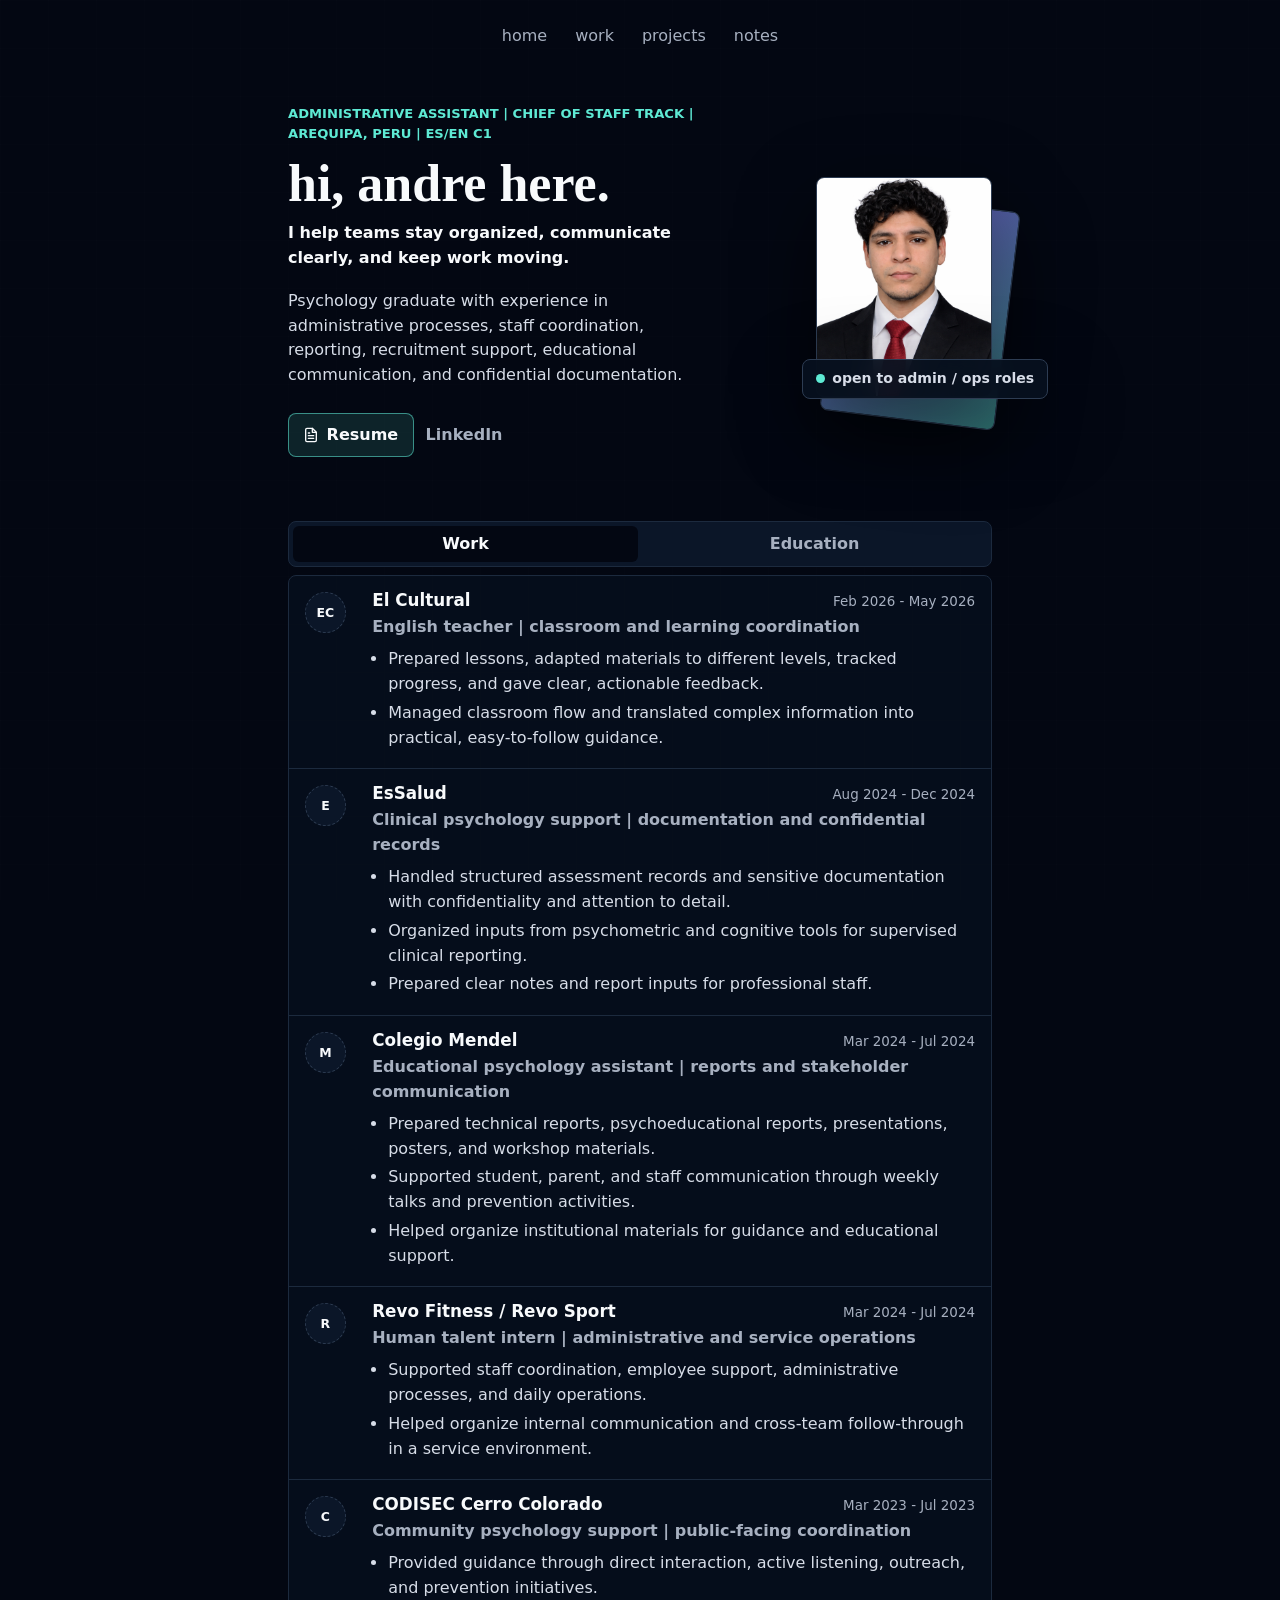
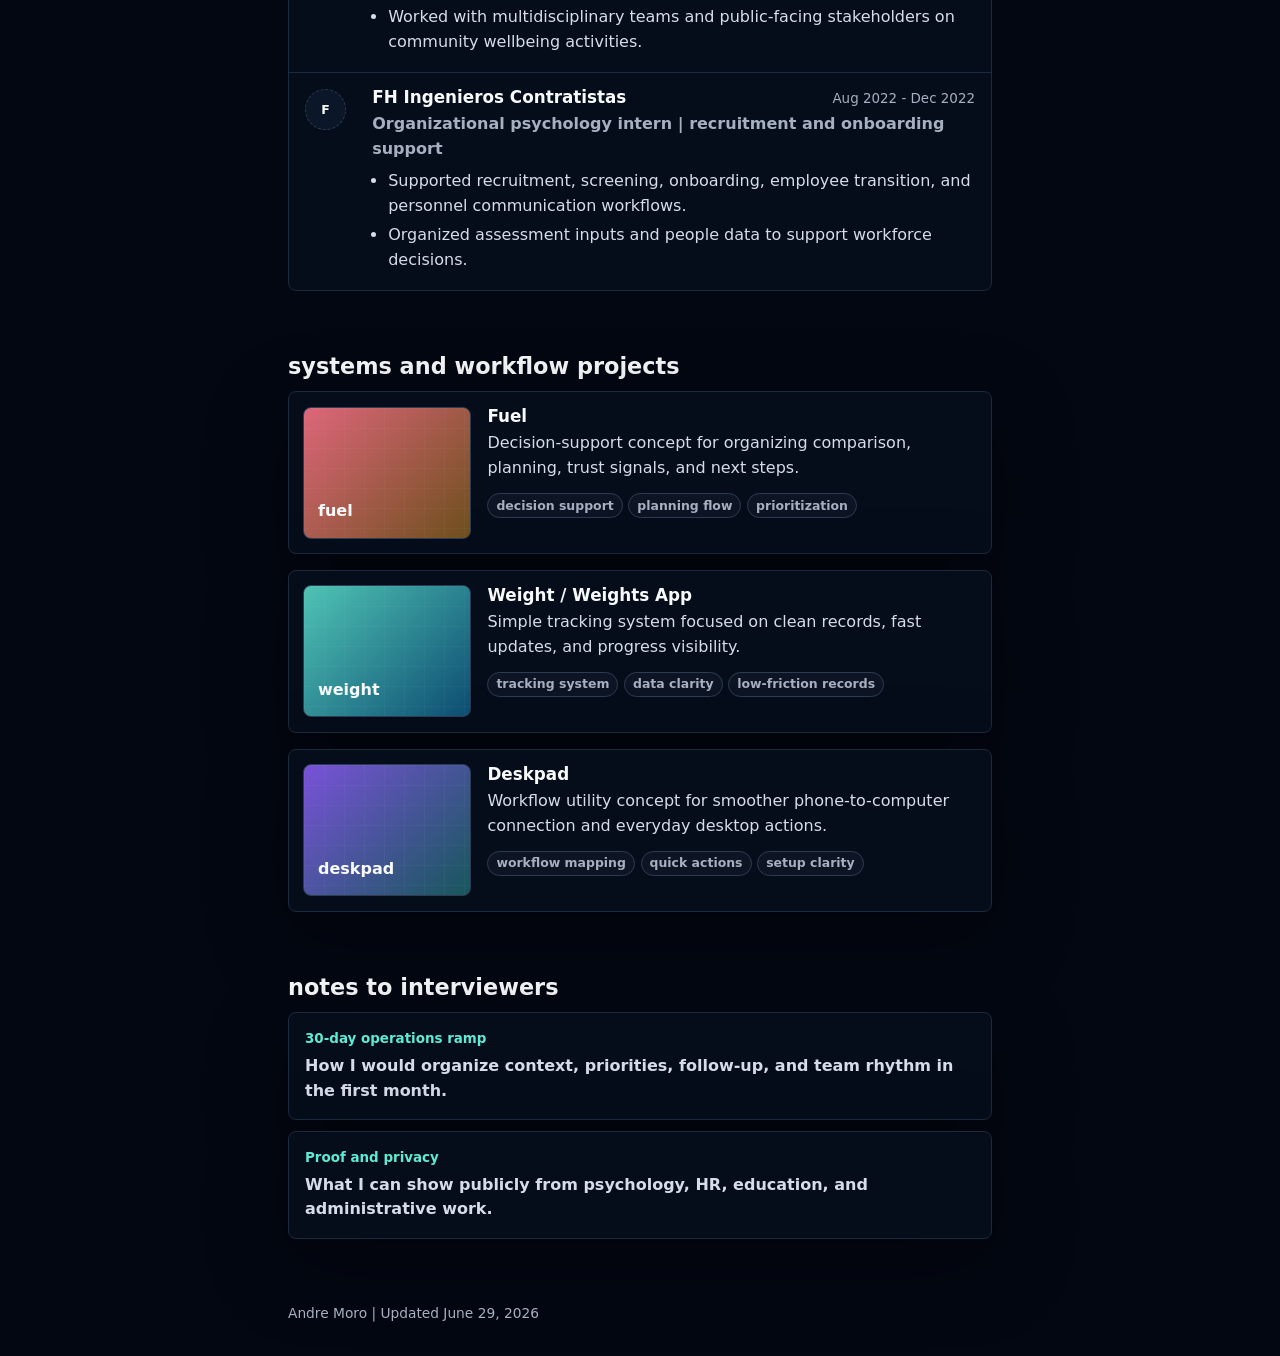
<file: index.html>
<!doctype html>
<html lang="en">
  <head>
    <meta charset="utf-8" />
    <meta name="viewport" content="width=device-width, initial-scale=1" />
    <title>Andre Moro | Administrative Assistant / Chief of Staff Track</title>
    <meta
      name="description"
      content="Andre Moro is an administrative and operations support candidate with a psychology background, reporting discipline, people operations exposure, and English C1."
    />
    <meta property="og:title" content="Andre Moro | Administrative Assistant / Chief of Staff Track" />
    <meta
      property="og:description"
      content="Administrative support, people operations, reporting, coordination, and clear follow-through for busy teams."
    />
    <meta property="og:image" content="assets/andre-moro-profile.png" />
    <link rel="stylesheet" href="styles.css" />
  </head>
  <body>
    <a class="skip-link" href="#main">Skip to content</a>

    <header class="topbar" aria-label="Primary navigation">
      <a href="#home" class="nav-link">home</a>
      <a href="#work" class="nav-link">work</a>
      <a href="#projects" class="nav-link">projects</a>
      <a href="#notes" class="nav-link">notes</a>
    </header>

    <main id="main" class="page-shell">
      <section class="intro" id="home" aria-labelledby="intro-title">
        <div class="intro-copy">
          <p class="tiny-label">Administrative Assistant | Chief of Staff Track | Arequipa, Peru | ES/EN C1</p>
          <h1 id="intro-title">hi, andre here.</h1>
          <p class="role-line">
            I help teams stay organized, communicate clearly, and keep work moving.
          </p>
          <p class="intro-text">
            Psychology graduate with experience in administrative processes, staff coordination, reporting, recruitment support, educational communication, and confidential documentation.
          </p>

          <div class="link-row" aria-label="Primary links">
            <a class="pill primary" href="docs/andre-moro-cv-admin-chief-of-staff.html">
              <svg class="button-icon" aria-hidden="true" viewBox="0 0 24 24" fill="none" stroke="currentColor" stroke-width="2" stroke-linecap="round" stroke-linejoin="round">
                <path d="M14 2H6a2 2 0 0 0-2 2v16a2 2 0 0 0 2 2h12a2 2 0 0 0 2-2V8z"></path>
                <path d="M14 2v6h6"></path>
                <path d="M16 13H8"></path>
                <path d="M16 17H8"></path>
                <path d="M10 9H8"></path>
              </svg>
              <span>Resume</span>
            </a>
            <a class="icon-link" href="https://pe.linkedin.com/in/a-moro">LinkedIn</a>
          </div>
        </div>

        <div class="visual-stack" aria-label="Portrait of Andre Moro">
          <div class="photo-card ghost-card"></div>
          <img
            class="photo-card main-card"
            src="assets/andre-moro-profile.png"
            alt="Portrait of Andre Moro"
          />
          <div class="status-card">
            <span class="status-dot" aria-hidden="true"></span>
            open to admin / ops roles
          </div>
        </div>
      </section>

      <section class="switch-section" id="work" aria-label="Work and education">
        <div class="segmented" role="tablist" aria-label="Background tabs">
          <button class="segment is-active" type="button" role="tab" aria-selected="true" aria-controls="panel-work" id="tab-work" data-tab="work">
            Work
          </button>
          <button class="segment" type="button" role="tab" aria-selected="false" aria-controls="panel-education" id="tab-education" data-tab="education">
            Education
          </button>
        </div>

        <div class="timeline-panel is-active" id="panel-work" role="tabpanel" aria-labelledby="tab-work" data-panel="work">
          <article class="timeline-item">
            <div class="logo-badge">EC</div>
            <div class="item-body">
              <div class="item-topline">
                <h3>El Cultural</h3>
                <span>Feb 2026 - May 2026</span>
              </div>
              <p class="item-role">English teacher | classroom and learning coordination</p>
              <ul>
                <li>Prepared lessons, adapted materials to different levels, tracked progress, and gave clear, actionable feedback.</li>
                <li>Managed classroom flow and translated complex information into practical, easy-to-follow guidance.</li>
              </ul>
            </div>
          </article>

          <article class="timeline-item">
            <div class="logo-badge">E</div>
            <div class="item-body">
              <div class="item-topline">
                <h3>EsSalud</h3>
                <span>Aug 2024 - Dec 2024</span>
              </div>
              <p class="item-role">Clinical psychology support | documentation and confidential records</p>
              <ul>
                <li>Handled structured assessment records and sensitive documentation with confidentiality and attention to detail.</li>
                <li>Organized inputs from psychometric and cognitive tools for supervised clinical reporting.</li>
                <li>Prepared clear notes and report inputs for professional staff.</li>
              </ul>
            </div>
          </article>

          <article class="timeline-item">
            <div class="logo-badge">M</div>
            <div class="item-body">
              <div class="item-topline">
                <h3>Colegio Mendel</h3>
                <span>Mar 2024 - Jul 2024</span>
              </div>
              <p class="item-role">Educational psychology assistant | reports and stakeholder communication</p>
              <ul>
                <li>Prepared technical reports, psychoeducational reports, presentations, posters, and workshop materials.</li>
                <li>Supported student, parent, and staff communication through weekly talks and prevention activities.</li>
                <li>Helped organize institutional materials for guidance and educational support.</li>
              </ul>
            </div>
          </article>

          <article class="timeline-item">
            <div class="logo-badge">R</div>
            <div class="item-body">
              <div class="item-topline">
                <h3>Revo Fitness / Revo Sport</h3>
                <span>Mar 2024 - Jul 2024</span>
              </div>
              <p class="item-role">Human talent intern | administrative and service operations</p>
              <ul>
                <li>Supported staff coordination, employee support, administrative processes, and daily operations.</li>
                <li>Helped organize internal communication and cross-team follow-through in a service environment.</li>
              </ul>
            </div>
          </article>

          <article class="timeline-item">
            <div class="logo-badge">C</div>
            <div class="item-body">
              <div class="item-topline">
                <h3>CODISEC Cerro Colorado</h3>
                <span>Mar 2023 - Jul 2023</span>
              </div>
              <p class="item-role">Community psychology support | public-facing coordination</p>
              <ul>
                <li>Provided guidance through direct interaction, active listening, outreach, and prevention initiatives.</li>
                <li>Worked with multidisciplinary teams and public-facing stakeholders on community wellbeing activities.</li>
              </ul>
            </div>
          </article>

          <article class="timeline-item">
            <div class="logo-badge">F</div>
            <div class="item-body">
              <div class="item-topline">
                <h3>FH Ingenieros Contratistas</h3>
                <span>Aug 2022 - Dec 2022</span>
              </div>
              <p class="item-role">Organizational psychology intern | recruitment and onboarding support</p>
              <ul>
                <li>Supported recruitment, screening, onboarding, employee transition, and personnel communication workflows.</li>
                <li>Organized assessment inputs and people data to support workforce decisions.</li>
              </ul>
            </div>
          </article>

        </div>

        <div class="timeline-panel" id="panel-education" role="tabpanel" aria-labelledby="tab-education" data-panel="education" hidden>
          <article class="timeline-item">
            <div class="logo-badge">U</div>
            <div class="item-body">
              <div class="item-topline">
                <h3>Universidad Catolica de Santa Maria</h3>
                <span>2020 - 2024</span>
              </div>
              <p class="item-role">Bachelor in Psychology</p>
              <ul>
                <li>Academic base in clinical, educational, organizational, and community psychology.</li>
                <li>Current direction: administrative support, operations coordination, executive support, and people operations.</li>
              </ul>
            </div>
          </article>

          <article class="timeline-item">
            <div class="logo-badge">MS</div>
            <div class="item-body">
              <div class="item-topline">
                <h3>Microsoft Office Specialist</h3>
                <span>2024 - 2025</span>
              </div>
              <p class="item-role">Excel, Word, PowerPoint Associate</p>
              <ul>
                <li>Certified in Excel 2019, Word 2019, and PowerPoint 2019.</li>
                <li>Useful for reporting, documentation, operational tracking, and clear presentation.</li>
              </ul>
            </div>
          </article>

          <article class="timeline-item">
            <div class="logo-badge">P</div>
            <div class="item-body">
              <div class="item-topline">
                <h3>Specialized psychology training</h3>
                <span>2023 - 2025</span>
              </div>
              <p class="item-role">Organizational, clinical, educational, and neurocognitive topics</p>
              <ul>
                <li>Workplace motivation and organizational climate, autism psychopedagogical intervention, clinical profiling, international psychology research, entrepreneurship, and neurocognition.</li>
              </ul>
            </div>
          </article>
        </div>
      </section>

      <section class="projects" id="projects" aria-labelledby="projects-title">
        <div class="section-head">
          <h2 id="projects-title">systems and workflow projects</h2>
        </div>

        <div class="project-grid">
          <article class="project-card">
            <div class="project-image fuel" aria-hidden="true">
              <span>fuel</span>
            </div>
            <div class="project-content">
              <h3>Fuel</h3>
              <p>Decision-support concept for organizing comparison, planning, trust signals, and next steps.</p>
              <div class="tags">
                <span>decision support</span>
                <span>planning flow</span>
                <span>prioritization</span>
              </div>
            </div>
          </article>

          <article class="project-card">
            <div class="project-image weight" aria-hidden="true">
              <span>weight</span>
            </div>
            <div class="project-content">
              <h3>Weight / Weights App</h3>
              <p>Simple tracking system focused on clean records, fast updates, and progress visibility.</p>
              <div class="tags">
                <span>tracking system</span>
                <span>data clarity</span>
                <span>low-friction records</span>
              </div>
            </div>
          </article>

          <article class="project-card">
            <div class="project-image deskpad" aria-hidden="true">
              <span>deskpad</span>
            </div>
            <div class="project-content">
              <h3>Deskpad</h3>
              <p>Workflow utility concept for smoother phone-to-computer connection and everyday desktop actions.</p>
              <div class="tags">
                <span>workflow mapping</span>
                <span>quick actions</span>
                <span>setup clarity</span>
              </div>
            </div>
          </article>
        </div>
      </section>

      <section class="notes" id="notes" aria-labelledby="notes-title">
        <div class="section-head">
          <h2 id="notes-title">notes to interviewers</h2>
        </div>

        <div class="note-list">
          <a class="note" href="docs/first-30-days-operations-ramp.html">
            <span>30-day operations ramp</span>
            <strong>How I would organize context, priorities, follow-up, and team rhythm in the first month.</strong>
          </a>
          <a class="note" href="docs/claim-support-matrix.html">
            <span>Proof and privacy</span>
            <strong>What I can show publicly from psychology, HR, education, and administrative work.</strong>
          </a>
        </div>
      </section>

    </main>

    <footer class="footer">
      <p>Andre Moro | Updated June 29, 2026</p>
    </footer>

    <script src="script.js"></script>
  </body>
</html>
</file>
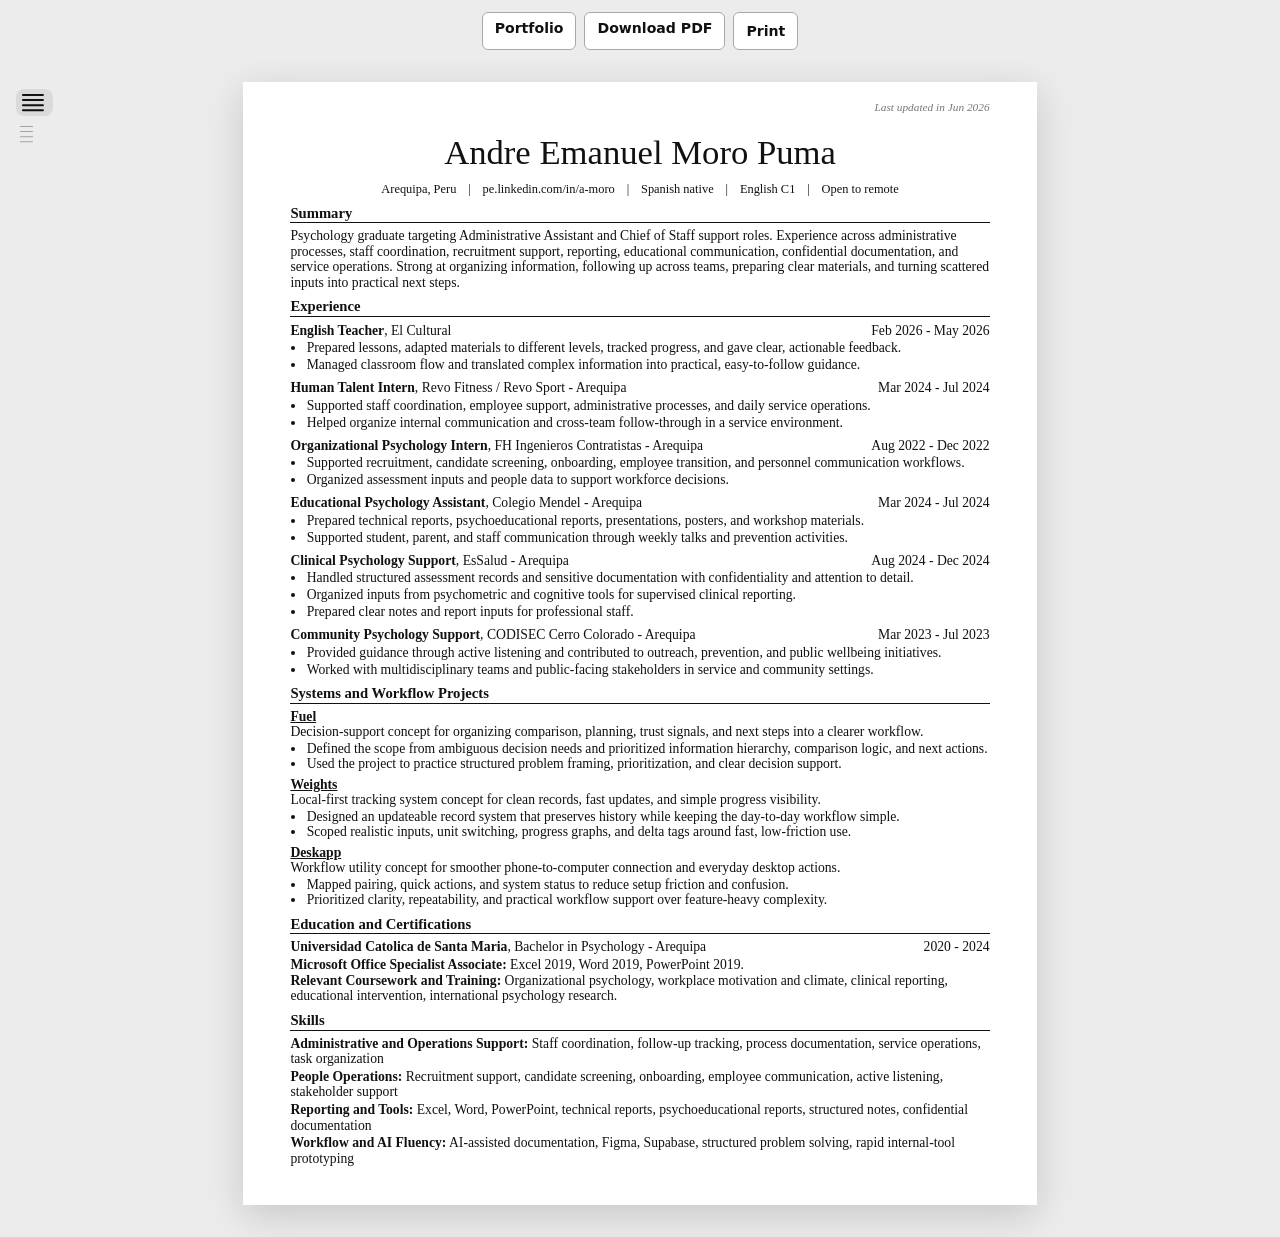
<file: docs/andre-moro-cv-admin-chief-of-staff.html>
<!doctype html>
<html lang="en">
  <head>
    <meta charset="utf-8" />
    <meta name="viewport" content="width=device-width, initial-scale=1" />
    <title>Andre Moro - Administrative Assistant / Chief of Staff Resume</title>
    <link rel="stylesheet" href="resume.css" />
  </head>
  <body>
    <nav class="resume-actions" aria-label="Resume actions">
      <a href="../index.html">Portfolio</a>
      <a href="andre-moro-cv-admin-chief-of-staff.pdf">Download PDF</a>
      <button type="button" onclick="window.print()">Print</button>
    </nav>

    <aside class="cv-switcher" aria-label="CV versions">
      <p>CV versions</p>
      <a class="cv-option is-active" href="andre-moro-cv-admin-chief-of-staff.html" aria-current="page">
        <span class="cv-rail-mark" aria-hidden="true"></span>
        <span class="cv-short-label">Master</span>
        <span class="cv-popover">
          <strong>Administrative Assistant / Chief of Staff Track</strong>
          <span>Master resume for admin assistant, operations support, executive support, and Chief of Staff-track applications.</span>
          <span class="cv-files">
            <span class="file-pill">PDF</span>
            <span>andre-moro-cv-admin...</span>
            <span class="file-pill">HTML</span>
            <span>web resume</span>
          </span>
        </span>
      </a>
      <a class="cv-option" href="andre-moro-cv-people-org-psychology.html">
        <span class="cv-rail-mark" aria-hidden="true"></span>
        <span class="cv-short-label">People</span>
        <span class="cv-popover">
          <strong>People Operations / Administrative Support</strong>
          <span>Alternate resume for HR assistant, people operations, staff coordination, and reporting-heavy admin roles.</span>
          <span class="cv-files">
            <span class="file-pill">PDF</span>
            <span>andre-moro-cv-people...</span>
            <span class="file-pill">HTML</span>
            <span>web resume</span>
          </span>
        </span>
      </a>
    </aside>

    <main class="resume-page">
      <p class="updated">Last updated in Jun 2026</p>
      <header class="resume-header">
        <h1>Andre Emanuel Moro Puma</h1>
        <p class="contact-line">
          Arequipa, Peru <span>|</span> pe.linkedin.com/in/a-moro <span>|</span> Spanish native <span>|</span> English C1 <span>|</span> Open to remote
        </p>
      </header>

      <section class="resume-section">
        <h2>Summary</h2>
        <p>
          Psychology graduate targeting Administrative Assistant and Chief of Staff support roles. Experience across administrative processes, staff coordination, recruitment support, reporting, educational communication, confidential documentation, and service operations. Strong at organizing information, following up across teams, preparing clear materials, and turning scattered inputs into practical next steps.
        </p>
      </section>

      <section class="resume-section">
        <h2>Experience</h2>

        <article class="resume-entry compact-entry">
          <div class="entry-heading">
            <p><strong>English Teacher</strong>, El Cultural</p>
            <time>Feb 2026 - May 2026</time>
          </div>
          <ul>
            <li>Prepared lessons, adapted materials to different levels, tracked progress, and gave clear, actionable feedback.</li>
            <li>Managed classroom flow and translated complex information into practical, easy-to-follow guidance.</li>
          </ul>
        </article>

        <article class="resume-entry">
          <div class="entry-heading">
            <p><strong>Human Talent Intern</strong>, Revo Fitness / Revo Sport - Arequipa</p>
            <time>Mar 2024 - Jul 2024</time>
          </div>
          <ul>
            <li>Supported staff coordination, employee support, administrative processes, and daily service operations.</li>
            <li>Helped organize internal communication and cross-team follow-through in a service environment.</li>
          </ul>
        </article>

        <article class="resume-entry">
          <div class="entry-heading">
            <p><strong>Organizational Psychology Intern</strong>, FH Ingenieros Contratistas - Arequipa</p>
            <time>Aug 2022 - Dec 2022</time>
          </div>
          <ul>
            <li>Supported recruitment, candidate screening, onboarding, employee transition, and personnel communication workflows.</li>
            <li>Organized assessment inputs and people data to support workforce decisions.</li>
          </ul>
        </article>

        <article class="resume-entry">
          <div class="entry-heading">
            <p><strong>Educational Psychology Assistant</strong>, Colegio Mendel - Arequipa</p>
            <time>Mar 2024 - Jul 2024</time>
          </div>
          <ul>
            <li>Prepared technical reports, psychoeducational reports, presentations, posters, and workshop materials.</li>
            <li>Supported student, parent, and staff communication through weekly talks and prevention activities.</li>
          </ul>
        </article>

        <article class="resume-entry">
          <div class="entry-heading">
            <p><strong>Clinical Psychology Support</strong>, EsSalud - Arequipa</p>
            <time>Aug 2024 - Dec 2024</time>
          </div>
          <ul>
            <li>Handled structured assessment records and sensitive documentation with confidentiality and attention to detail.</li>
            <li>Organized inputs from psychometric and cognitive tools for supervised clinical reporting.</li>
            <li>Prepared clear notes and report inputs for professional staff.</li>
          </ul>
        </article>

        <article class="resume-entry">
          <div class="entry-heading">
            <p><strong>Community Psychology Support</strong>, CODISEC Cerro Colorado - Arequipa</p>
            <time>Mar 2023 - Jul 2023</time>
          </div>
          <ul>
            <li>Provided guidance through active listening and contributed to outreach, prevention, and public wellbeing initiatives.</li>
            <li>Worked with multidisciplinary teams and public-facing stakeholders in service and community settings.</li>
          </ul>
        </article>

      </section>

      <section class="resume-section projects-section">
        <h2>Systems and Workflow Projects</h2>
        <article class="project-entry">
          <h3>Fuel</h3>
          <p>Decision-support concept for organizing comparison, planning, trust signals, and next steps into a clearer workflow.</p>
          <ul>
            <li>Defined the scope from ambiguous decision needs and prioritized information hierarchy, comparison logic, and next actions.</li>
            <li>Used the project to practice structured problem framing, prioritization, and clear decision support.</li>
          </ul>
        </article>
        <article class="project-entry">
          <h3>Weights</h3>
          <p>Local-first tracking system concept for clean records, fast updates, and simple progress visibility.</p>
          <ul>
            <li>Designed an updateable record system that preserves history while keeping the day-to-day workflow simple.</li>
            <li>Scoped realistic inputs, unit switching, progress graphs, and delta tags around fast, low-friction use.</li>
          </ul>
        </article>
        <article class="project-entry">
          <h3>Deskapp</h3>
          <p>Workflow utility concept for smoother phone-to-computer connection and everyday desktop actions.</p>
          <ul>
            <li>Mapped pairing, quick actions, and system status to reduce setup friction and confusion.</li>
            <li>Prioritized clarity, repeatability, and practical workflow support over feature-heavy complexity.</li>
          </ul>
        </article>
      </section>

      <section class="resume-section">
        <h2>Education and Certifications</h2>
        <div class="entry-heading education-line">
          <p><strong>Universidad Catolica de Santa Maria</strong>, Bachelor in Psychology - Arequipa</p>
          <time>2020 - 2024</time>
        </div>
        <p><strong>Microsoft Office Specialist Associate:</strong> Excel 2019, Word 2019, PowerPoint 2019.</p>
        <p><strong>Relevant Coursework and Training:</strong> Organizational psychology, workplace motivation and climate, clinical reporting, educational intervention, international psychology research.</p>
      </section>

      <section class="resume-section skills-section">
        <h2>Skills</h2>
        <p><strong>Administrative and Operations Support:</strong> Staff coordination, follow-up tracking, process documentation, service operations, task organization</p>
        <p><strong>People Operations:</strong> Recruitment support, candidate screening, onboarding, employee communication, active listening, stakeholder support</p>
        <p><strong>Reporting and Tools:</strong> Excel, Word, PowerPoint, technical reports, psychoeducational reports, structured notes, confidential documentation</p>
        <p><strong>Workflow and AI Fluency:</strong> AI-assisted documentation, Figma, Supabase, structured problem solving, rapid internal-tool prototyping</p>
      </section>
    </main>
  </body>
</html>
</file>
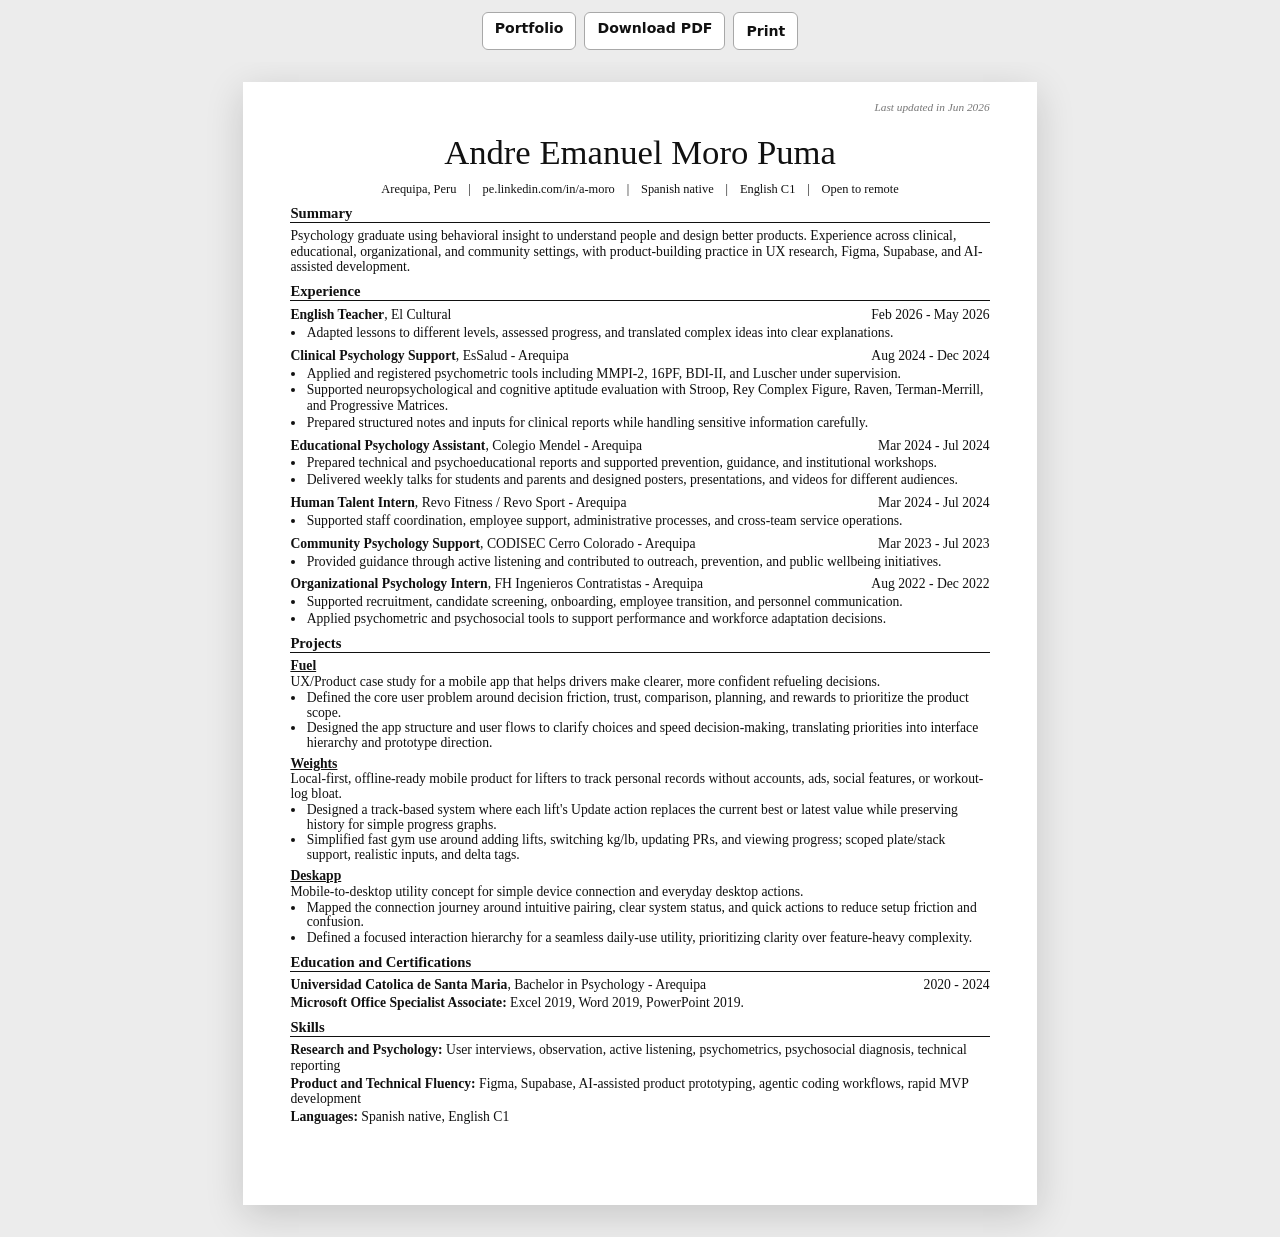
<file: docs/andre-moro-cv-behavioral-ux-research.html>
<!doctype html>
<html lang="en">
  <head>
    <meta charset="utf-8" />
    <meta name="viewport" content="width=device-width, initial-scale=1" />
    <title>Andre Moro - Behavioral / UX Research Resume</title>
    <link rel="stylesheet" href="resume.css" />
  </head>
  <body>
    <nav class="resume-actions" aria-label="Resume actions">
      <a href="../index.html">Portfolio</a>
      <a href="andre-moro-cv-behavioral-ux-research.pdf">Download PDF</a>
      <button type="button" onclick="window.print()">Print</button>
    </nav>

    <main class="resume-page">
      <p class="updated">Last updated in Jun 2026</p>
      <header class="resume-header">
        <h1>Andre Emanuel Moro Puma</h1>
        <p class="contact-line">
          Arequipa, Peru <span>|</span> pe.linkedin.com/in/a-moro <span>|</span> Spanish native <span>|</span> English C1 <span>|</span> Open to remote
        </p>
      </header>

      <section class="resume-section">
        <h2>Summary</h2>
        <p>
          Psychology graduate using behavioral insight to understand people and design better products. Experience across clinical, educational, organizational, and community settings, with product-building practice in UX research, Figma, Supabase, and AI-assisted development.
        </p>
      </section>

      <section class="resume-section">
        <h2>Experience</h2>

        <article class="resume-entry compact-entry">
          <div class="entry-heading">
            <p><strong>English Teacher</strong>, El Cultural</p>
            <time>Feb 2026 - May 2026</time>
          </div>
          <ul>
            <li>Adapted lessons to different levels, assessed progress, and translated complex ideas into clear explanations.</li>
          </ul>
        </article>

        <article class="resume-entry">
          <div class="entry-heading">
            <p><strong>Clinical Psychology Support</strong>, EsSalud - Arequipa</p>
            <time>Aug 2024 - Dec 2024</time>
          </div>
          <ul>
            <li>Applied and registered psychometric tools including MMPI-2, 16PF, BDI-II, and Luscher under supervision.</li>
            <li>Supported neuropsychological and cognitive aptitude evaluation with Stroop, Rey Complex Figure, Raven, Terman-Merrill, and Progressive Matrices.</li>
            <li>Prepared structured notes and inputs for clinical reports while handling sensitive information carefully.</li>
          </ul>
        </article>

        <article class="resume-entry">
          <div class="entry-heading">
            <p><strong>Educational Psychology Assistant</strong>, Colegio Mendel - Arequipa</p>
            <time>Mar 2024 - Jul 2024</time>
          </div>
          <ul>
            <li>Prepared technical and psychoeducational reports and supported prevention, guidance, and institutional workshops.</li>
            <li>Delivered weekly talks for students and parents and designed posters, presentations, and videos for different audiences.</li>
          </ul>
        </article>

        <article class="resume-entry">
          <div class="entry-heading">
            <p><strong>Human Talent Intern</strong>, Revo Fitness / Revo Sport - Arequipa</p>
            <time>Mar 2024 - Jul 2024</time>
          </div>
          <ul>
            <li>Supported staff coordination, employee support, administrative processes, and cross-team service operations.</li>
          </ul>
        </article>

        <article class="resume-entry">
          <div class="entry-heading">
            <p><strong>Community Psychology Support</strong>, CODISEC Cerro Colorado - Arequipa</p>
            <time>Mar 2023 - Jul 2023</time>
          </div>
          <ul>
            <li>Provided guidance through active listening and contributed to outreach, prevention, and public wellbeing initiatives.</li>
          </ul>
        </article>

        <article class="resume-entry">
          <div class="entry-heading">
            <p><strong>Organizational Psychology Intern</strong>, FH Ingenieros Contratistas - Arequipa</p>
            <time>Aug 2022 - Dec 2022</time>
          </div>
          <ul>
            <li>Supported recruitment, candidate screening, onboarding, employee transition, and personnel communication.</li>
            <li>Applied psychometric and psychosocial tools to support performance and workforce adaptation decisions.</li>
          </ul>
        </article>

      </section>

      <section class="resume-section projects-section">
        <h2>Projects</h2>
        <article class="project-entry">
          <h3>Fuel</h3>
          <p>UX/Product case study for a mobile app that helps drivers make clearer, more confident refueling decisions.</p>
          <ul>
            <li>Defined the core user problem around decision friction, trust, comparison, planning, and rewards to prioritize the product scope.</li>
            <li>Designed the app structure and user flows to clarify choices and speed decision-making, translating priorities into interface hierarchy and prototype direction.</li>
          </ul>
        </article>
        <article class="project-entry">
          <h3>Weights</h3>
          <p>Local-first, offline-ready mobile product for lifters to track personal records without accounts, ads, social features, or workout-log bloat.</p>
          <ul>
            <li>Designed a track-based system where each lift's Update action replaces the current best or latest value while preserving history for simple progress graphs.</li>
            <li>Simplified fast gym use around adding lifts, switching kg/lb, updating PRs, and viewing progress; scoped plate/stack support, realistic inputs, and delta tags.</li>
          </ul>
        </article>
        <article class="project-entry">
          <h3>Deskapp</h3>
          <p>Mobile-to-desktop utility concept for simple device connection and everyday desktop actions.</p>
          <ul>
            <li>Mapped the connection journey around intuitive pairing, clear system status, and quick actions to reduce setup friction and confusion.</li>
            <li>Defined a focused interaction hierarchy for a seamless daily-use utility, prioritizing clarity over feature-heavy complexity.</li>
          </ul>
        </article>
      </section>

      <section class="resume-section">
        <h2>Education and Certifications</h2>
        <div class="entry-heading education-line">
          <p><strong>Universidad Catolica de Santa Maria</strong>, Bachelor in Psychology - Arequipa</p>
          <time>2020 - 2024</time>
        </div>
        <p><strong>Microsoft Office Specialist Associate:</strong> Excel 2019, Word 2019, PowerPoint 2019.</p>
      </section>

      <section class="resume-section skills-section">
        <h2>Skills</h2>
        <p><strong>Research and Psychology:</strong> User interviews, observation, active listening, psychometrics, psychosocial diagnosis, technical reporting</p>
        <p><strong>Product and Technical Fluency:</strong> Figma, Supabase, AI-assisted product prototyping, agentic coding workflows, rapid MVP development</p>
        <p><strong>Languages:</strong> Spanish native, English C1</p>
      </section>
    </main>
  </body>
</html>
</file>
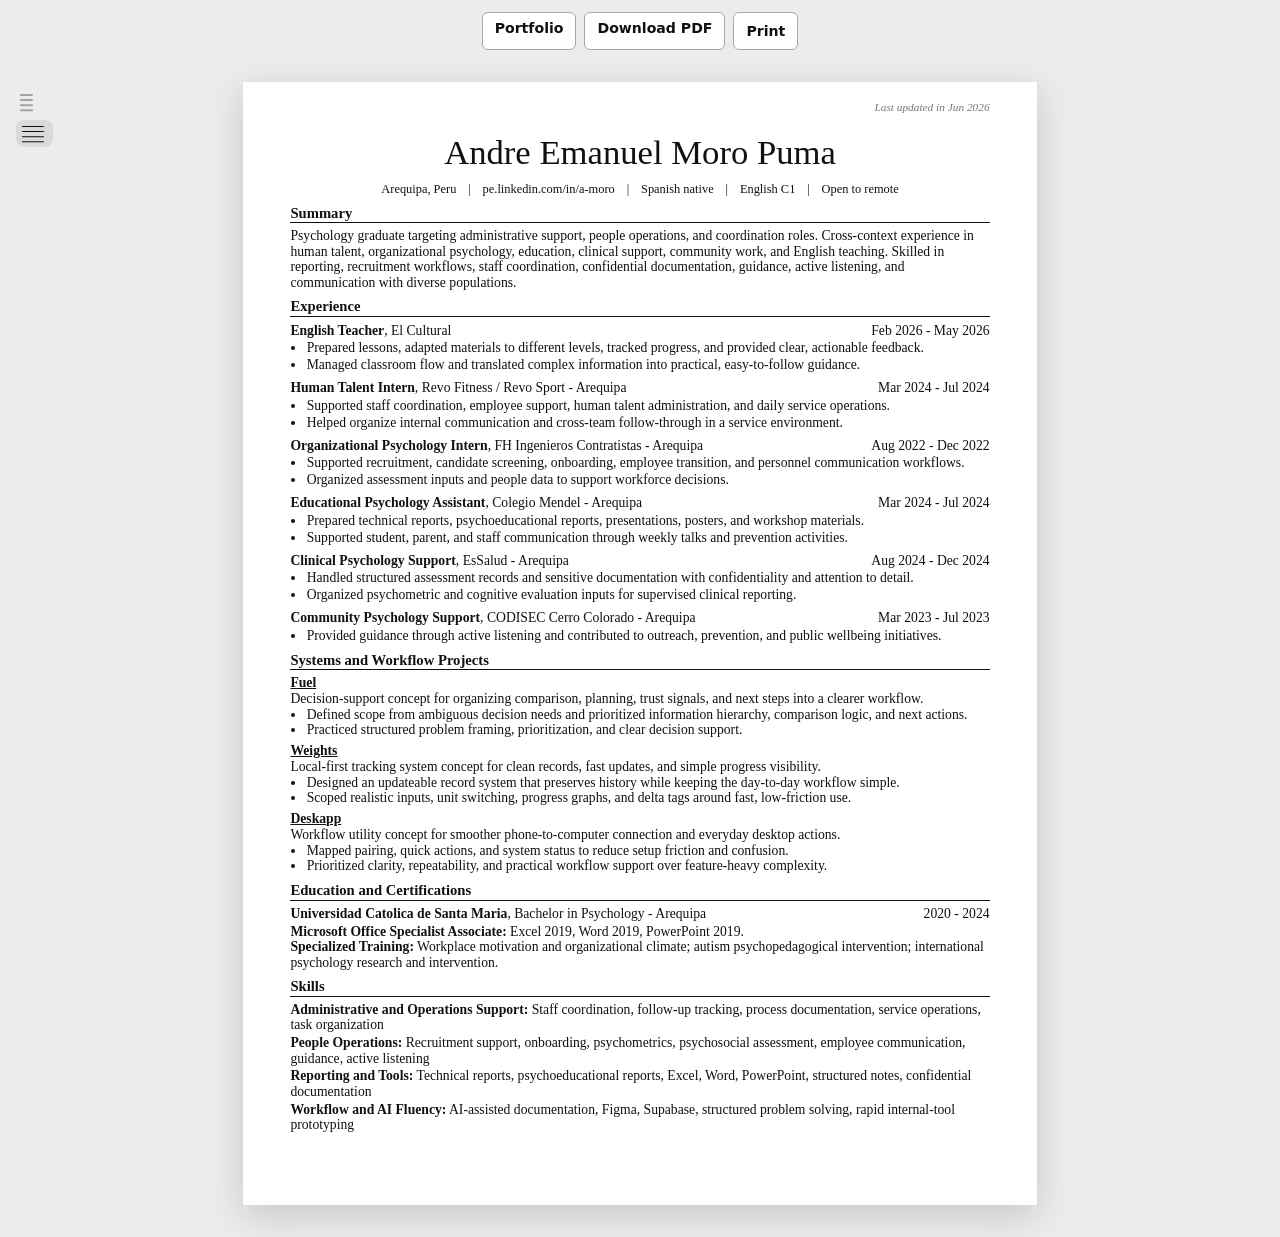
<file: docs/andre-moro-cv-people-org-psychology.html>
<!doctype html>
<html lang="en">
  <head>
    <meta charset="utf-8" />
    <meta name="viewport" content="width=device-width, initial-scale=1" />
    <title>Andre Moro - People Operations / Administrative Support Resume</title>
    <link rel="stylesheet" href="resume.css" />
  </head>
  <body>
    <nav class="resume-actions" aria-label="Resume actions">
      <a href="../index.html">Portfolio</a>
      <a href="andre-moro-cv-people-org-psychology.pdf">Download PDF</a>
      <button type="button" onclick="window.print()">Print</button>
    </nav>

    <aside class="cv-switcher" aria-label="CV versions">
      <p>CV versions</p>
      <a class="cv-option" href="andre-moro-cv-admin-chief-of-staff.html">
        <span class="cv-rail-mark" aria-hidden="true"></span>
        <span class="cv-short-label">Master</span>
        <span class="cv-popover">
          <strong>Administrative Assistant / Chief of Staff Track</strong>
          <span>Master resume for admin assistant, operations support, executive support, and Chief of Staff-track applications.</span>
          <span class="cv-files">
            <span class="file-pill">PDF</span>
            <span>andre-moro-cv-admin...</span>
            <span class="file-pill">HTML</span>
            <span>web resume</span>
          </span>
        </span>
      </a>
      <a class="cv-option is-active" href="andre-moro-cv-people-org-psychology.html" aria-current="page">
        <span class="cv-rail-mark" aria-hidden="true"></span>
        <span class="cv-short-label">People</span>
        <span class="cv-popover">
          <strong>People Operations / Administrative Support</strong>
          <span>Alternate resume for HR assistant, people operations, staff coordination, and reporting-heavy admin roles.</span>
          <span class="cv-files">
            <span class="file-pill">PDF</span>
            <span>andre-moro-cv-people...</span>
            <span class="file-pill">HTML</span>
            <span>web resume</span>
          </span>
        </span>
      </a>
    </aside>

    <main class="resume-page">
      <p class="updated">Last updated in Jun 2026</p>
      <header class="resume-header">
        <h1>Andre Emanuel Moro Puma</h1>
        <p class="contact-line">
          Arequipa, Peru <span>|</span> pe.linkedin.com/in/a-moro <span>|</span> Spanish native <span>|</span> English C1 <span>|</span> Open to remote
        </p>
      </header>

      <section class="resume-section">
        <h2>Summary</h2>
        <p>
          Psychology graduate targeting administrative support, people operations, and coordination roles. Cross-context experience in human talent, organizational psychology, education, clinical support, community work, and English teaching. Skilled in reporting, recruitment workflows, staff coordination, confidential documentation, guidance, active listening, and communication with diverse populations.
        </p>
      </section>

      <section class="resume-section">
        <h2>Experience</h2>

        <article class="resume-entry compact-entry">
          <div class="entry-heading">
            <p><strong>English Teacher</strong>, El Cultural</p>
            <time>Feb 2026 - May 2026</time>
          </div>
          <ul>
            <li>Prepared lessons, adapted materials to different levels, tracked progress, and provided clear, actionable feedback.</li>
            <li>Managed classroom flow and translated complex information into practical, easy-to-follow guidance.</li>
          </ul>
        </article>

        <article class="resume-entry">
          <div class="entry-heading">
            <p><strong>Human Talent Intern</strong>, Revo Fitness / Revo Sport - Arequipa</p>
            <time>Mar 2024 - Jul 2024</time>
          </div>
          <ul>
            <li>Supported staff coordination, employee support, human talent administration, and daily service operations.</li>
            <li>Helped organize internal communication and cross-team follow-through in a service environment.</li>
          </ul>
        </article>

        <article class="resume-entry">
          <div class="entry-heading">
            <p><strong>Organizational Psychology Intern</strong>, FH Ingenieros Contratistas - Arequipa</p>
            <time>Aug 2022 - Dec 2022</time>
          </div>
          <ul>
            <li>Supported recruitment, candidate screening, onboarding, employee transition, and personnel communication workflows.</li>
            <li>Organized assessment inputs and people data to support workforce decisions.</li>
          </ul>
        </article>

        <article class="resume-entry">
          <div class="entry-heading">
            <p><strong>Educational Psychology Assistant</strong>, Colegio Mendel - Arequipa</p>
            <time>Mar 2024 - Jul 2024</time>
          </div>
          <ul>
            <li>Prepared technical reports, psychoeducational reports, presentations, posters, and workshop materials.</li>
            <li>Supported student, parent, and staff communication through weekly talks and prevention activities.</li>
          </ul>
        </article>

        <article class="resume-entry">
          <div class="entry-heading">
            <p><strong>Clinical Psychology Support</strong>, EsSalud - Arequipa</p>
            <time>Aug 2024 - Dec 2024</time>
          </div>
          <ul>
            <li>Handled structured assessment records and sensitive documentation with confidentiality and attention to detail.</li>
            <li>Organized psychometric and cognitive evaluation inputs for supervised clinical reporting.</li>
          </ul>
        </article>

        <article class="resume-entry">
          <div class="entry-heading">
            <p><strong>Community Psychology Support</strong>, CODISEC Cerro Colorado - Arequipa</p>
            <time>Mar 2023 - Jul 2023</time>
          </div>
          <ul>
            <li>Provided guidance through active listening and contributed to outreach, prevention, and public wellbeing initiatives.</li>
          </ul>
        </article>

      </section>

      <section class="resume-section projects-section">
        <h2>Systems and Workflow Projects</h2>
        <article class="project-entry">
          <h3>Fuel</h3>
          <p>Decision-support concept for organizing comparison, planning, trust signals, and next steps into a clearer workflow.</p>
          <ul>
            <li>Defined scope from ambiguous decision needs and prioritized information hierarchy, comparison logic, and next actions.</li>
            <li>Practiced structured problem framing, prioritization, and clear decision support.</li>
          </ul>
        </article>
        <article class="project-entry">
          <h3>Weights</h3>
          <p>Local-first tracking system concept for clean records, fast updates, and simple progress visibility.</p>
          <ul>
            <li>Designed an updateable record system that preserves history while keeping the day-to-day workflow simple.</li>
            <li>Scoped realistic inputs, unit switching, progress graphs, and delta tags around fast, low-friction use.</li>
          </ul>
        </article>
        <article class="project-entry">
          <h3>Deskapp</h3>
          <p>Workflow utility concept for smoother phone-to-computer connection and everyday desktop actions.</p>
          <ul>
            <li>Mapped pairing, quick actions, and system status to reduce setup friction and confusion.</li>
            <li>Prioritized clarity, repeatability, and practical workflow support over feature-heavy complexity.</li>
          </ul>
        </article>
      </section>

      <section class="resume-section">
        <h2>Education and Certifications</h2>
        <div class="entry-heading education-line">
          <p><strong>Universidad Catolica de Santa Maria</strong>, Bachelor in Psychology - Arequipa</p>
          <time>2020 - 2024</time>
        </div>
        <p><strong>Microsoft Office Specialist Associate:</strong> Excel 2019, Word 2019, PowerPoint 2019.</p>
        <p><strong>Specialized Training:</strong> Workplace motivation and organizational climate; autism psychopedagogical intervention; international psychology research and intervention.</p>
      </section>

      <section class="resume-section skills-section">
        <h2>Skills</h2>
        <p><strong>Administrative and Operations Support:</strong> Staff coordination, follow-up tracking, process documentation, service operations, task organization</p>
        <p><strong>People Operations:</strong> Recruitment support, onboarding, psychometrics, psychosocial assessment, employee communication, guidance, active listening</p>
        <p><strong>Reporting and Tools:</strong> Technical reports, psychoeducational reports, Excel, Word, PowerPoint, structured notes, confidential documentation</p>
        <p><strong>Workflow and AI Fluency:</strong> AI-assisted documentation, Figma, Supabase, structured problem solving, rapid internal-tool prototyping</p>
      </section>
    </main>
  </body>
</html>
</file>
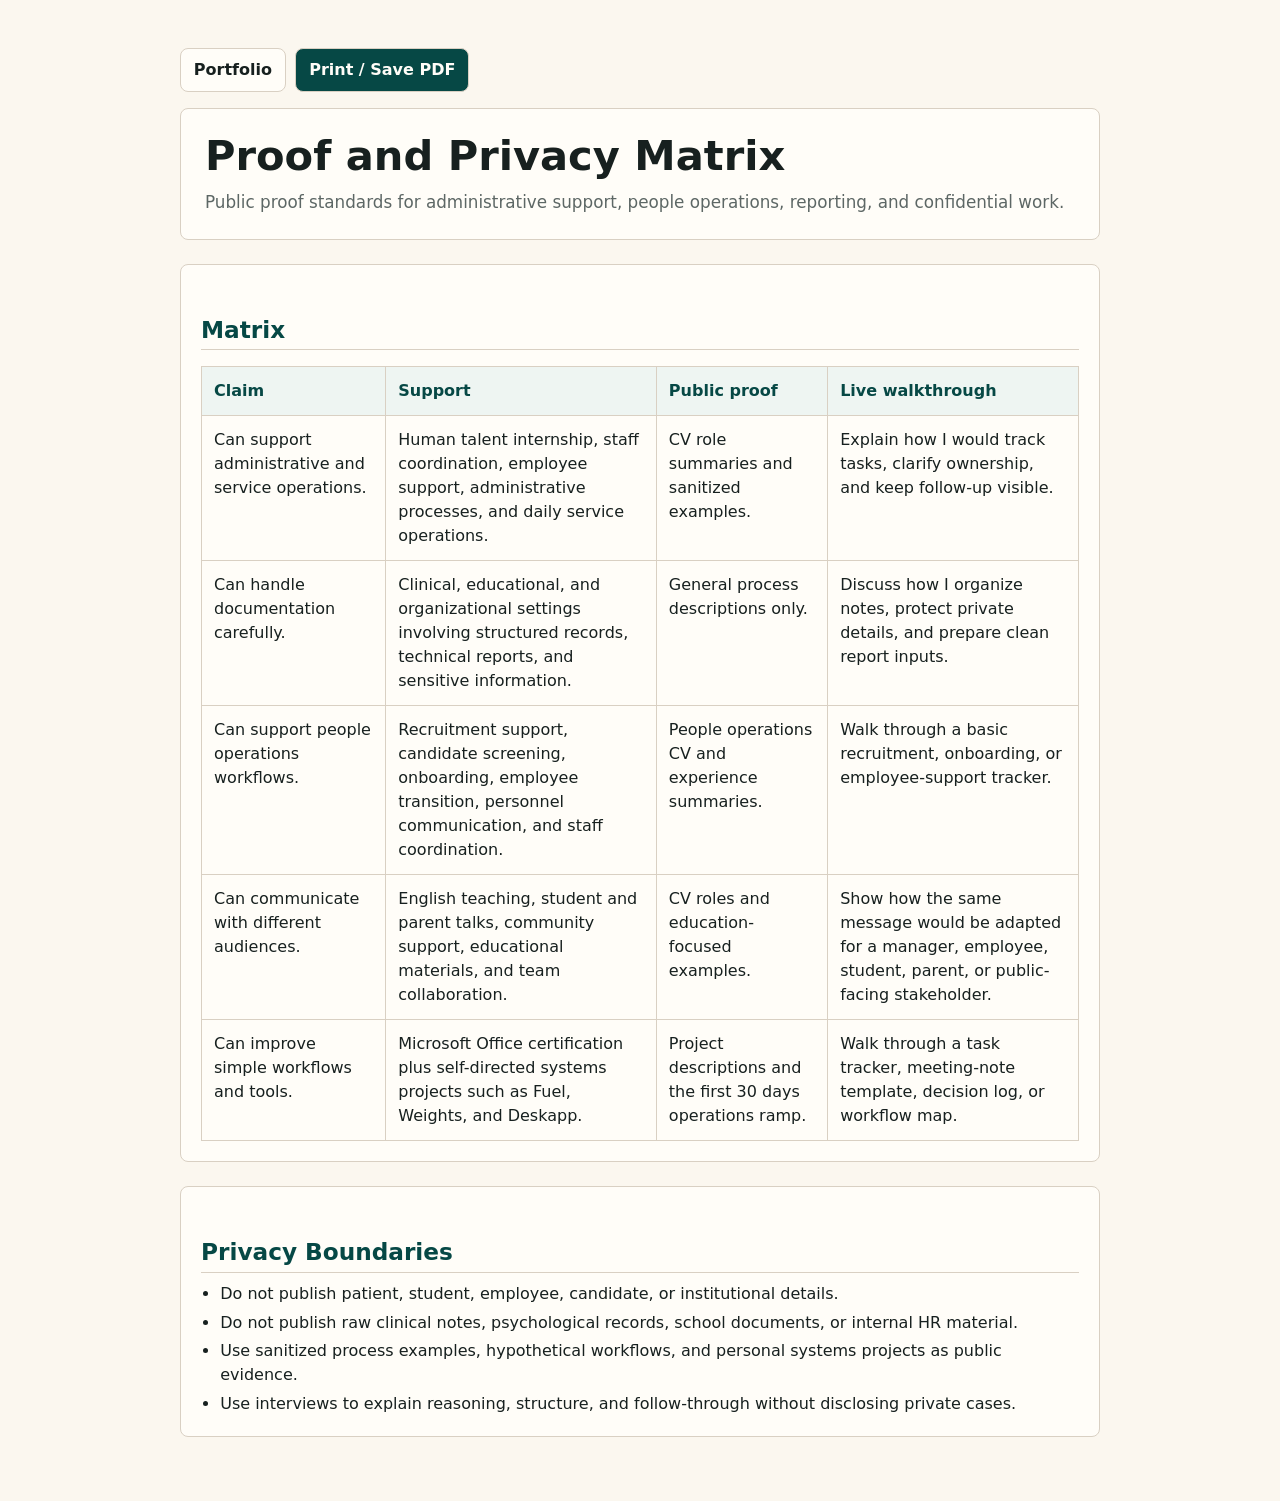
<file: docs/claim-support-matrix.html>
<!doctype html>
<html lang="en">
  <head>
    <meta charset="utf-8" />
    <meta name="viewport" content="width=device-width, initial-scale=1" />
    <title>Proof and Privacy Matrix - Andre Moro</title>
    <link rel="stylesheet" href="doc.css" />
  </head>
  <body>
    <main class="doc">
      <nav class="doc-nav" aria-label="Document navigation">
        <a href="../index.html">Portfolio</a>
        <button class="print-button" type="button" onclick="window.print()">Print / Save PDF</button>
      </nav>

      <header class="doc-header">
        <h1>Proof and Privacy Matrix</h1>
        <p class="subtitle">
          Public proof standards for administrative support, people operations, reporting, and confidential work.
        </p>
      </header>

      <section class="section">
        <h2>Matrix</h2>
        <table class="matrix">
          <thead>
            <tr>
              <th>Claim</th>
              <th>Support</th>
              <th>Public proof</th>
              <th>Live walkthrough</th>
            </tr>
          </thead>
          <tbody>
            <tr>
              <td>Can support administrative and service operations.</td>
              <td>Human talent internship, staff coordination, employee support, administrative processes, and daily service operations.</td>
              <td>CV role summaries and sanitized examples.</td>
              <td>Explain how I would track tasks, clarify ownership, and keep follow-up visible.</td>
            </tr>
            <tr>
              <td>Can handle documentation carefully.</td>
              <td>Clinical, educational, and organizational settings involving structured records, technical reports, and sensitive information.</td>
              <td>General process descriptions only.</td>
              <td>Discuss how I organize notes, protect private details, and prepare clean report inputs.</td>
            </tr>
            <tr>
              <td>Can support people operations workflows.</td>
              <td>Recruitment support, candidate screening, onboarding, employee transition, personnel communication, and staff coordination.</td>
              <td>People operations CV and experience summaries.</td>
              <td>Walk through a basic recruitment, onboarding, or employee-support tracker.</td>
            </tr>
            <tr>
              <td>Can communicate with different audiences.</td>
              <td>English teaching, student and parent talks, community support, educational materials, and team collaboration.</td>
              <td>CV roles and education-focused examples.</td>
              <td>Show how the same message would be adapted for a manager, employee, student, parent, or public-facing stakeholder.</td>
            </tr>
            <tr>
              <td>Can improve simple workflows and tools.</td>
              <td>Microsoft Office certification plus self-directed systems projects such as Fuel, Weights, and Deskapp.</td>
              <td>Project descriptions and the first 30 days operations ramp.</td>
              <td>Walk through a task tracker, meeting-note template, decision log, or workflow map.</td>
            </tr>
          </tbody>
        </table>
      </section>

      <section class="section">
        <h2>Privacy Boundaries</h2>
        <ul>
          <li>Do not publish patient, student, employee, candidate, or institutional details.</li>
          <li>Do not publish raw clinical notes, psychological records, school documents, or internal HR material.</li>
          <li>Use sanitized process examples, hypothetical workflows, and personal systems projects as public evidence.</li>
          <li>Use interviews to explain reasoning, structure, and follow-through without disclosing private cases.</li>
        </ul>
      </section>
    </main>
  </body>
</html>
</file>
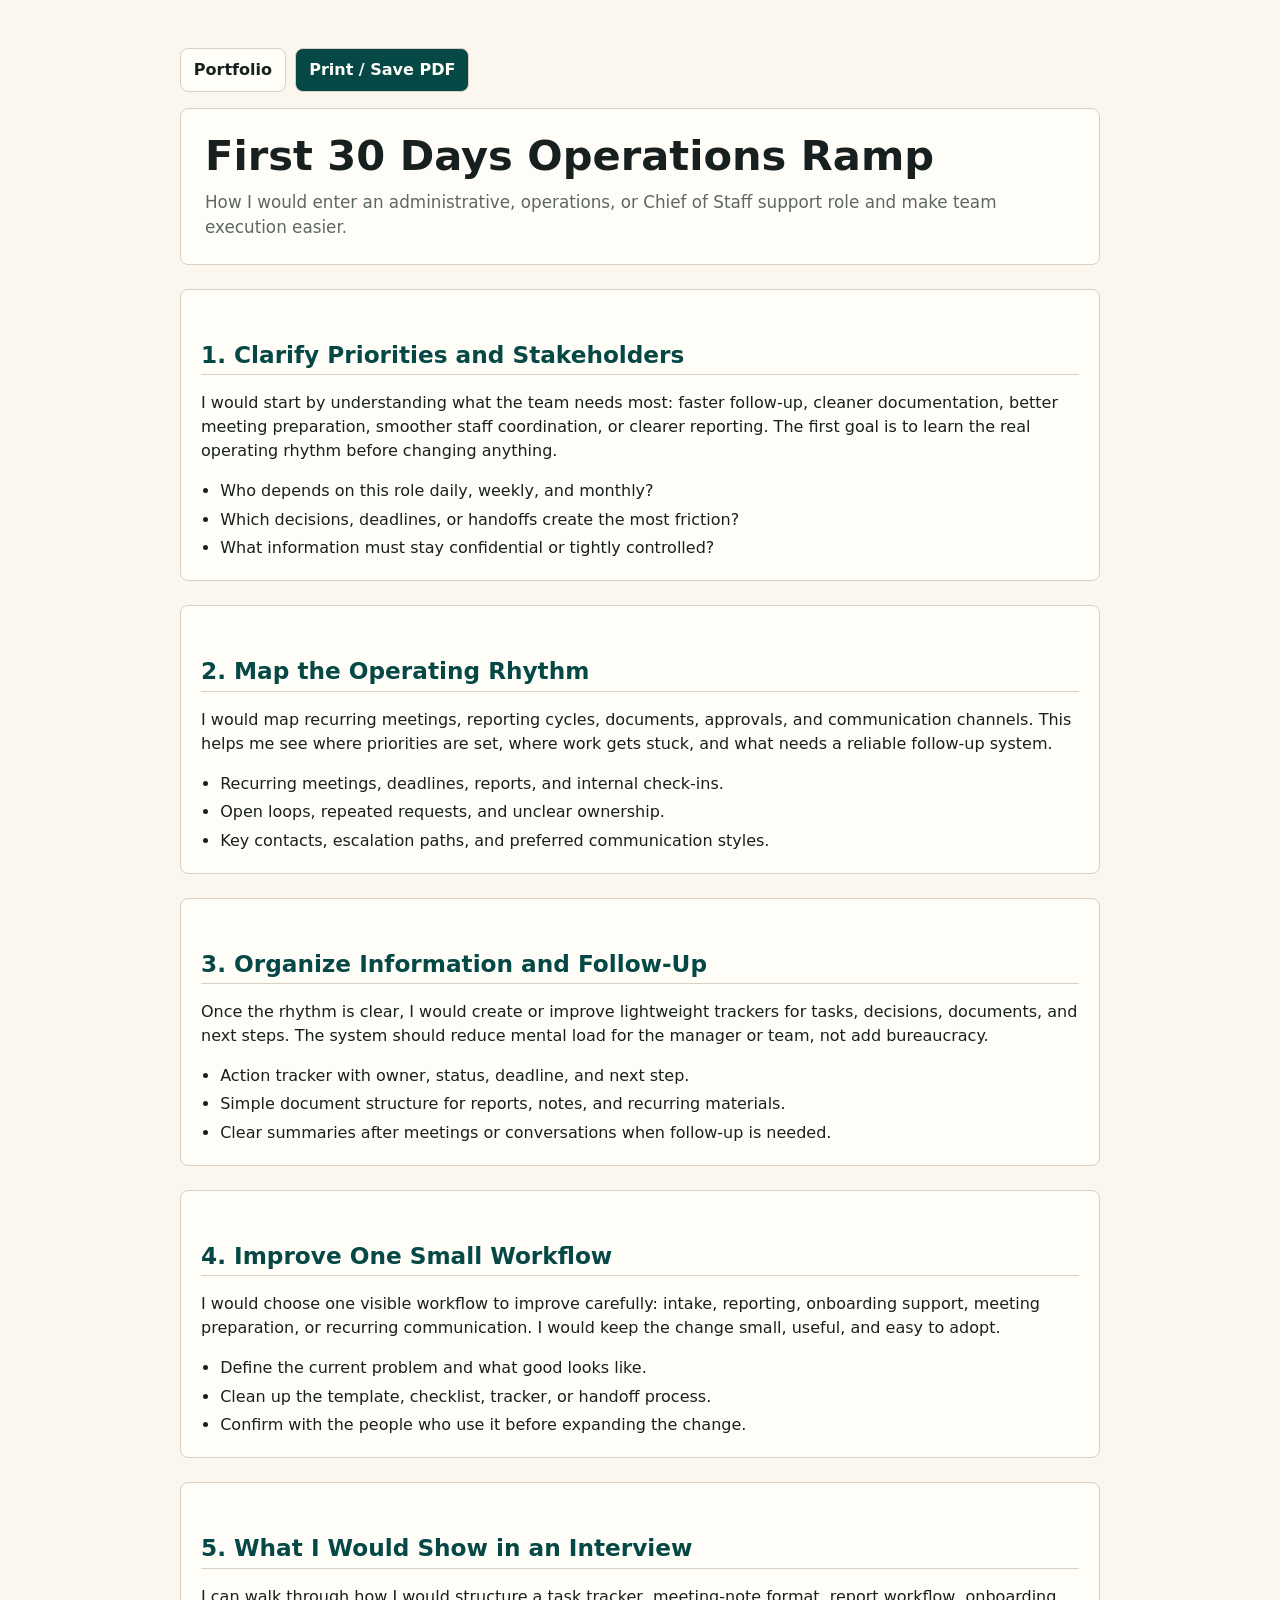
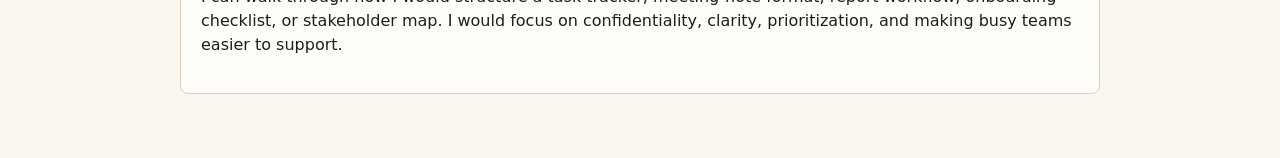
<file: docs/first-30-days-operations-ramp.html>
<!doctype html>
<html lang="en">
  <head>
    <meta charset="utf-8" />
    <meta name="viewport" content="width=device-width, initial-scale=1" />
    <title>First 30 Days Operations Ramp - Andre Moro</title>
    <link rel="stylesheet" href="doc.css" />
  </head>
  <body>
    <main class="doc">
      <nav class="doc-nav" aria-label="Document navigation">
        <a href="../index.html">Portfolio</a>
        <button class="print-button" type="button" onclick="window.print()">Print / Save PDF</button>
      </nav>

      <header class="doc-header">
        <h1>First 30 Days Operations Ramp</h1>
        <p class="subtitle">
          How I would enter an administrative, operations, or Chief of Staff support role and make team execution easier.
        </p>
      </header>

      <section class="section">
        <h2>1. Clarify Priorities and Stakeholders</h2>
        <p>
          I would start by understanding what the team needs most: faster follow-up, cleaner documentation, better meeting preparation, smoother staff coordination, or clearer reporting. The first goal is to learn the real operating rhythm before changing anything.
        </p>
        <ul>
          <li>Who depends on this role daily, weekly, and monthly?</li>
          <li>Which decisions, deadlines, or handoffs create the most friction?</li>
          <li>What information must stay confidential or tightly controlled?</li>
        </ul>
      </section>

      <section class="section">
        <h2>2. Map the Operating Rhythm</h2>
        <p>
          I would map recurring meetings, reporting cycles, documents, approvals, and communication channels. This helps me see where priorities are set, where work gets stuck, and what needs a reliable follow-up system.
        </p>
        <ul>
          <li>Recurring meetings, deadlines, reports, and internal check-ins.</li>
          <li>Open loops, repeated requests, and unclear ownership.</li>
          <li>Key contacts, escalation paths, and preferred communication styles.</li>
        </ul>
      </section>

      <section class="section">
        <h2>3. Organize Information and Follow-Up</h2>
        <p>
          Once the rhythm is clear, I would create or improve lightweight trackers for tasks, decisions, documents, and next steps. The system should reduce mental load for the manager or team, not add bureaucracy.
        </p>
        <ul>
          <li>Action tracker with owner, status, deadline, and next step.</li>
          <li>Simple document structure for reports, notes, and recurring materials.</li>
          <li>Clear summaries after meetings or conversations when follow-up is needed.</li>
        </ul>
      </section>

      <section class="section">
        <h2>4. Improve One Small Workflow</h2>
        <p>
          I would choose one visible workflow to improve carefully: intake, reporting, onboarding support, meeting preparation, or recurring communication. I would keep the change small, useful, and easy to adopt.
        </p>
        <ul>
          <li>Define the current problem and what good looks like.</li>
          <li>Clean up the template, checklist, tracker, or handoff process.</li>
          <li>Confirm with the people who use it before expanding the change.</li>
        </ul>
      </section>

      <section class="section">
        <h2>5. What I Would Show in an Interview</h2>
        <p>
          I can walk through how I would structure a task tracker, meeting-note format, report workflow, onboarding checklist, or stakeholder map. I would focus on confidentiality, clarity, prioritization, and making busy teams easier to support.
        </p>
      </section>
    </main>
  </body>
</html>
</file>
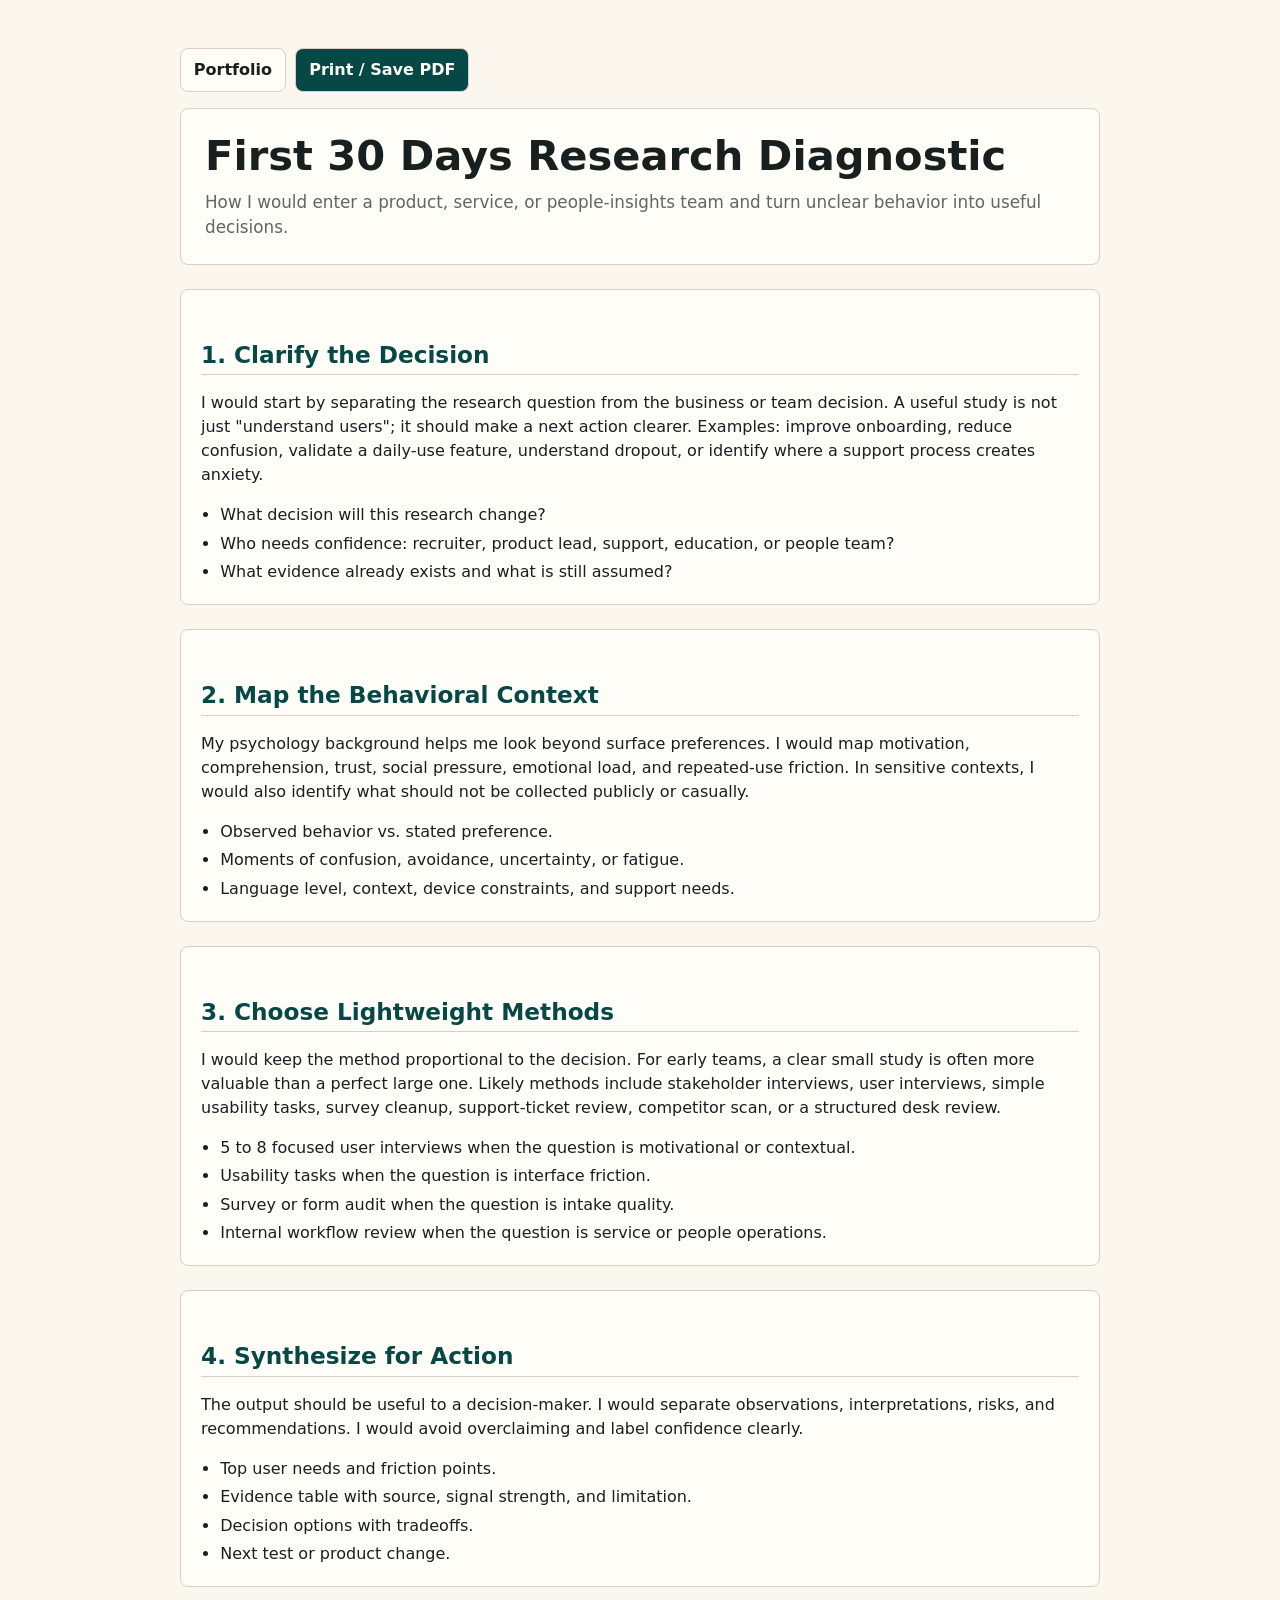
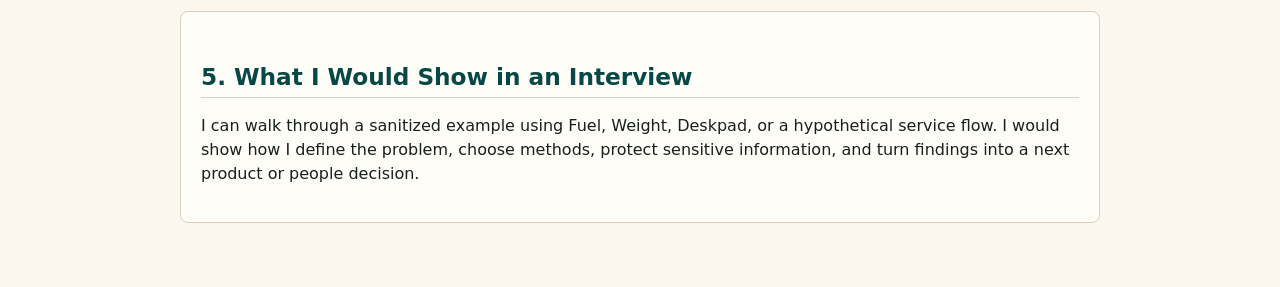
<file: docs/first-30-days-research-diagnostic.html>
<!doctype html>
<html lang="en">
  <head>
    <meta charset="utf-8" />
    <meta name="viewport" content="width=device-width, initial-scale=1" />
    <title>First 30 Days Research Diagnostic - Andre Moro</title>
    <link rel="stylesheet" href="doc.css" />
  </head>
  <body>
    <main class="doc">
      <nav class="doc-nav" aria-label="Document navigation">
        <a href="../index.html">Portfolio</a>
        <button class="print-button" type="button" onclick="window.print()">Print / Save PDF</button>
      </nav>

      <header class="doc-header">
        <h1>First 30 Days Research Diagnostic</h1>
        <p class="subtitle">
          How I would enter a product, service, or people-insights team and turn unclear behavior into useful decisions.
        </p>
      </header>

      <section class="section">
        <h2>1. Clarify the Decision</h2>
        <p>
          I would start by separating the research question from the business or team decision. A useful study is not just "understand users"; it should make a next action clearer. Examples: improve onboarding, reduce confusion, validate a daily-use feature, understand dropout, or identify where a support process creates anxiety.
        </p>
        <ul>
          <li>What decision will this research change?</li>
          <li>Who needs confidence: recruiter, product lead, support, education, or people team?</li>
          <li>What evidence already exists and what is still assumed?</li>
        </ul>
      </section>

      <section class="section">
        <h2>2. Map the Behavioral Context</h2>
        <p>
          My psychology background helps me look beyond surface preferences. I would map motivation, comprehension, trust, social pressure, emotional load, and repeated-use friction. In sensitive contexts, I would also identify what should not be collected publicly or casually.
        </p>
        <ul>
          <li>Observed behavior vs. stated preference.</li>
          <li>Moments of confusion, avoidance, uncertainty, or fatigue.</li>
          <li>Language level, context, device constraints, and support needs.</li>
        </ul>
      </section>

      <section class="section">
        <h2>3. Choose Lightweight Methods</h2>
        <p>
          I would keep the method proportional to the decision. For early teams, a clear small study is often more valuable than a perfect large one. Likely methods include stakeholder interviews, user interviews, simple usability tasks, survey cleanup, support-ticket review, competitor scan, or a structured desk review.
        </p>
        <ul>
          <li>5 to 8 focused user interviews when the question is motivational or contextual.</li>
          <li>Usability tasks when the question is interface friction.</li>
          <li>Survey or form audit when the question is intake quality.</li>
          <li>Internal workflow review when the question is service or people operations.</li>
        </ul>
      </section>

      <section class="section">
        <h2>4. Synthesize for Action</h2>
        <p>
          The output should be useful to a decision-maker. I would separate observations, interpretations, risks, and recommendations. I would avoid overclaiming and label confidence clearly.
        </p>
        <ul>
          <li>Top user needs and friction points.</li>
          <li>Evidence table with source, signal strength, and limitation.</li>
          <li>Decision options with tradeoffs.</li>
          <li>Next test or product change.</li>
        </ul>
      </section>

      <section class="section">
        <h2>5. What I Would Show in an Interview</h2>
        <p>
          I can walk through a sanitized example using Fuel, Weight, Deskpad, or a hypothetical service flow. I would show how I define the problem, choose methods, protect sensitive information, and turn findings into a next product or people decision.
        </p>
      </section>
    </main>
  </body>
</html>
</file>
<file: styles.css>
:root {
  color-scheme: dark;
  --bg: #030712;
  --panel: #07111f;
  --panel-2: #0b1628;
  --line: #1c2a3e;
  --line-strong: #2d3c52;
  --text: #f8fafc;
  --muted: #a7b0c0;
  --soft: #d7dde8;
  --accent: #5eead4;
  --accent-2: #f59e0b;
  --accent-3: #8b5cf6;
  --danger: #fb7185;
  --shadow: 0 24px 80px rgba(0, 0, 0, 0.42);
}

* {
  box-sizing: border-box;
}

html {
  scroll-behavior: smooth;
}

body {
  margin: 0;
  background:
    linear-gradient(180deg, rgba(3, 7, 18, 0.92), rgba(3, 7, 18, 1) 38rem),
    var(--bg);
  color: var(--text);
  font-family:
    Inter, ui-sans-serif, system-ui, -apple-system, BlinkMacSystemFont, "Segoe UI", sans-serif;
  line-height: 1.55;
  letter-spacing: 0;
  overflow-x: hidden;
}

body::before {
  content: "";
  position: fixed;
  inset: 0;
  z-index: -1;
  opacity: 0.08;
  background-image:
    linear-gradient(rgba(255, 255, 255, 0.12) 1px, transparent 1px),
    linear-gradient(90deg, rgba(255, 255, 255, 0.12) 1px, transparent 1px);
  background-size: 48px 48px;
}

img {
  display: block;
  max-width: 100%;
}

a {
  color: inherit;
  text-decoration-thickness: 1px;
  text-underline-offset: 0.22em;
}

.skip-link {
  position: absolute;
  left: 1rem;
  top: -10rem;
  z-index: 50;
  padding: 0.7rem 0.9rem;
  border: 1px solid var(--line-strong);
  border-radius: 8px;
  background: var(--panel);
}

.skip-link:focus {
  top: 1rem;
}

.topbar {
  display: flex;
  gap: 1.75rem;
  align-items: center;
  justify-content: center;
  min-height: 72px;
  padding: 1rem;
  color: var(--muted);
  font-size: 1rem;
}

.nav-link {
  text-decoration: none;
}

.nav-link:hover,
.nav-link:focus-visible {
  color: var(--text);
}

.page-shell {
  width: min(704px, calc(100% - 2rem));
  margin: 0 auto;
  padding: 2rem 0 4rem;
}

.intro {
  display: grid;
  grid-template-columns: minmax(0, 1fr) 220px;
  gap: 4rem;
  align-items: center;
  min-height: 350px;
}

.tiny-label {
  margin: 0 0 0.75rem;
  color: var(--accent);
  font-size: 0.82rem;
  font-weight: 800;
  text-transform: uppercase;
}

h1,
h2,
h3,
p,
li {
  overflow-wrap: anywhere;
}

h1,
h2,
h3 {
  margin: 0;
  letter-spacing: 0;
  line-height: 1.05;
}

h1 {
  font-family: Georgia, "Times New Roman", serif;
  font-size: 3.25rem;
  font-weight: 800;
}

h2 {
  font-size: 1.4rem;
}

h3 {
  font-size: 1.05rem;
}

.role-line {
  margin: 0.6rem 0 1.15rem;
  color: var(--text);
  font-weight: 800;
}

.intro-text {
  max-width: 36rem;
  margin: 0 0 1rem;
  color: var(--soft);
}

.link-row {
  display: flex;
  flex-wrap: wrap;
  align-items: center;
  gap: 0.75rem;
  margin-top: 1.55rem;
}

.pill,
.icon-link,
.quiet-link {
  display: inline-flex;
  align-items: center;
  justify-content: center;
  min-height: 40px;
  border-radius: 8px;
  font-weight: 800;
  text-decoration: none;
}

.pill {
  gap: 0.45rem;
  padding: 0.55rem 0.9rem;
  border: 1px solid var(--line-strong);
  background: var(--panel);
}

.button-icon {
  flex: 0 0 auto;
  width: 1rem;
  height: 1rem;
}

.pill.primary {
  border-color: rgba(94, 234, 212, 0.55);
  background: rgba(94, 234, 212, 0.12);
  color: var(--text);
  transition:
    background-color 160ms ease,
    border-color 160ms ease,
    box-shadow 160ms ease,
    transform 160ms ease;
}

.pill.primary:hover,
.pill.primary:focus-visible {
  border-color: rgba(94, 234, 212, 0.95);
  background: rgba(94, 234, 212, 0.18);
  box-shadow:
    0 0 0 1px rgba(94, 234, 212, 0.2),
    0 0 22px rgba(94, 234, 212, 0.42);
  transform: translateY(-1px);
}

.icon-link {
  color: var(--muted);
}

.icon-link:hover,
.icon-link:focus-visible,
.quiet-link:hover,
.quiet-link:focus-visible {
  color: var(--text);
}

.visual-stack {
  position: relative;
  min-height: 220px;
}

.photo-card {
  position: absolute;
  width: 176px;
  height: 220px;
  border: 1px solid var(--line-strong);
  border-radius: 8px;
  box-shadow: var(--shadow);
}

.main-card {
  right: 0;
  top: 0.4rem;
  object-fit: cover;
  object-position: center 28%;
}

.ghost-card {
  right: -16px;
  top: 30px;
  background:
    linear-gradient(135deg, rgba(139, 92, 246, 0.7), rgba(94, 234, 212, 0.48)),
    var(--panel-2);
  transform: rotate(7deg);
}

.status-card {
  position: absolute;
  right: -56px;
  bottom: -8px;
  display: inline-flex;
  align-items: center;
  gap: 0.45rem;
  min-width: 0;
  min-height: 40px;
  padding: 0.55rem 0.8rem;
  border: 1px solid var(--line-strong);
  border-radius: 8px;
  background: rgba(7, 17, 31, 0.92);
  color: var(--soft);
  font-size: 0.88rem;
  font-weight: 800;
  line-height: 1.25;
  box-shadow: var(--shadow);
  backdrop-filter: blur(12px);
}

.status-dot {
  flex: 0 0 0.55rem;
  width: 0.55rem;
  height: 0.55rem;
  border-radius: 50%;
  background: var(--accent);
}

.switch-section,
.projects,
.notes {
  margin-top: 4rem;
}

.section-head {
  display: flex;
  align-items: end;
  justify-content: space-between;
  gap: 1rem;
  margin-bottom: 0.8rem;
}

.section-head p {
  margin: 0.35rem 0 0;
  color: var(--muted);
  font-size: 0.92rem;
}

.quiet-link {
  min-height: auto;
  color: var(--muted);
  font-size: 0.9rem;
}

.segmented {
  display: grid;
  grid-template-columns: 1fr 1fr;
  gap: 0.25rem;
  padding: 0.25rem;
  border: 1px solid var(--line);
  border-radius: 8px;
  background: var(--panel-2);
}

.segment {
  min-height: 36px;
  border: 0;
  border-radius: 6px;
  background: transparent;
  color: var(--muted);
  cursor: pointer;
  font: inherit;
  font-weight: 800;
}

.segment.is-active {
  background: var(--bg);
  color: var(--text);
}

.timeline-panel {
  margin-top: 0.5rem;
  border: 1px solid var(--line);
  border-radius: 8px;
  background: rgba(7, 17, 31, 0.74);
  overflow: hidden;
}

.timeline-item {
  display: grid;
  grid-template-columns: 3.2rem minmax(0, 1fr);
  gap: 1rem;
  padding: 1rem 1rem 1.1rem;
  border-bottom: 1px solid var(--line);
}

.timeline-item:last-child {
  border-bottom: 0;
}

.logo-badge {
  display: grid;
  place-items: center;
  width: 2.55rem;
  height: 2.55rem;
  border: 1px dashed var(--line-strong);
  border-radius: 50%;
  background: var(--panel-2);
  color: var(--text);
  font-size: 0.78rem;
  font-weight: 850;
}

.item-topline {
  display: flex;
  justify-content: space-between;
  gap: 1rem;
}

.item-topline span {
  color: var(--muted);
  flex: 0 0 auto;
  font-size: 0.84rem;
}

.item-role {
  margin: 0.15rem 0 0.45rem;
  color: var(--muted);
  font-weight: 800;
}

ul {
  margin: 0.4rem 0 0;
  padding-left: 1rem;
  color: var(--soft);
}

li + li {
  margin-top: 0.25rem;
}

.project-grid {
  display: grid;
  gap: 1rem;
}

.project-card,
.note {
  border: 1px solid var(--line);
  border-radius: 8px;
  background: rgba(7, 17, 31, 0.74);
  box-shadow: var(--shadow);
}

.project-card {
  display: grid;
  grid-template-columns: 168px minmax(0, 1fr);
  gap: 1rem;
  padding: 0.9rem;
}

.project-content {
  min-width: 0;
}

.project-card h3 {
  margin-top: 0.1rem;
}

.project-card p {
  margin: 0.35rem 0 0.75rem;
  color: var(--soft);
}

.project-image {
  position: relative;
  display: grid;
  place-items: end start;
  min-height: 132px;
  padding: 0.85rem;
  border: 1px solid var(--line-strong);
  border-radius: 8px;
  overflow: hidden;
}

.project-image::before {
  content: "";
  position: absolute;
  inset: 0;
  background-image:
    linear-gradient(rgba(255, 255, 255, 0.14) 1px, transparent 1px),
    linear-gradient(90deg, rgba(255, 255, 255, 0.14) 1px, transparent 1px);
  background-size: 20px 20px;
  opacity: 0.23;
}

.project-image span {
  position: relative;
  font-weight: 900;
  text-transform: lowercase;
}

.fuel {
  background:
    linear-gradient(135deg, rgba(251, 113, 133, 0.88), rgba(245, 158, 11, 0.42)),
    var(--panel-2);
}

.weight {
  background:
    linear-gradient(135deg, rgba(94, 234, 212, 0.82), rgba(14, 165, 233, 0.38)),
    var(--panel-2);
}

.deskpad {
  background:
    linear-gradient(135deg, rgba(139, 92, 246, 0.86), rgba(45, 212, 191, 0.34)),
    var(--panel-2);
}

.tags {
  display: flex;
  flex-wrap: wrap;
  align-items: center;
  gap: 0.35rem;
}

.tags span {
  display: inline-flex;
  align-items: center;
  justify-content: center;
  padding: 0.28rem 0.5rem;
  border: 1px solid var(--line-strong);
  border-radius: 999px;
  background: rgba(148, 163, 184, 0.05);
  color: var(--muted);
  font-size: 0.78rem;
  font-weight: 800;
  line-height: 1.15;
  max-width: 100%;
  white-space: nowrap;
}

.note-list {
  display: grid;
  gap: 0.65rem;
}

.note {
  display: grid;
  gap: 0.25rem;
  padding: 1rem;
  text-decoration: none;
}

.note span {
  color: var(--accent);
  font-size: 0.84rem;
  font-weight: 800;
}

.note strong {
  color: var(--soft);
}

.footer {
  width: min(704px, calc(100% - 2rem));
  margin: 0 auto;
  padding: 0 0 2rem;
  color: var(--muted);
  font-size: 0.86rem;
}

.footer p {
  margin: 0;
}

.mobile-only {
  display: none;
}

@media (max-width: 760px) {
  .topbar {
    justify-content: flex-start;
    gap: 1.2rem;
    overflow-x: auto;
    padding-inline: 2rem;
  }

  .page-shell {
    padding-top: 1rem;
  }

  .intro {
    display: flex;
    flex-direction: column-reverse;
    align-items: flex-start;
    gap: 2rem;
    width: 100%;
    min-width: 0;
  }

  .intro-copy,
  .intro-text,
  .role-line {
    width: 100%;
    max-width: 100%;
    min-width: 0;
  }

  .visual-stack {
    width: 100%;
    min-height: 260px;
  }

  .main-card {
    left: 0;
    right: auto;
    width: 176px;
    height: 220px;
  }

  .ghost-card {
    left: 18px;
    right: auto;
  }

  .status-card {
    left: 4rem;
    right: auto;
    bottom: 0;
  }

  h1 {
    font-size: 2.95rem;
  }

  .project-card {
    grid-template-columns: 1fr;
  }

  .section-head {
    align-items: flex-start;
    flex-direction: column;
    gap: 0.35rem;
  }

}

@media (max-width: 480px) {
  .topbar {
    padding-inline: 2rem;
  }

  .page-shell,
  .footer {
    width: calc(100vw - 64px);
    max-width: calc(100vw - 64px);
    margin-left: 32px;
    margin-right: 32px;
  }

  .intro-copy,
  .intro-copy *,
  .section-head,
  .section-head *,
  .item-body,
  .item-body *,
  .project-card,
  .project-card *,
  .note,
  .note * {
    max-width: 100%;
  }

  .intro-text,
  .role-line {
    width: calc(100vw - 96px);
    max-width: calc(100vw - 96px);
  }

  .intro-copy {
    width: calc(100vw - 96px);
    max-width: calc(100vw - 96px);
    min-width: 0;
  }

  h1 {
    max-width: calc(100vw - 96px);
  }

  .visual-stack {
    max-width: 100%;
    overflow: visible;
  }

  .status-card {
    left: 2rem;
    max-width: calc(100vw - 4rem);
    white-space: normal;
  }

  h1 {
    font-size: 2.55rem;
  }

  .item-topline {
    flex-direction: column;
    gap: 0.15rem;
  }

  .mobile-only {
    display: inline;
  }

  .timeline-item {
    grid-template-columns: 2.65rem minmax(0, 1fr);
    padding: 0.9rem;
  }

  .logo-badge {
    width: 2.25rem;
    height: 2.25rem;
  }
}
</file>
<file: docs/resume.css>
:root {
  color-scheme: light;
  --ink: #111111;
  --muted: #777777;
  --paper: #ffffff;
  --canvas: #ececec;
  --line: #111111;
}

* {
  box-sizing: border-box;
}

html {
  background: var(--canvas);
}

body {
  margin: 0;
  color: var(--ink);
  background: var(--canvas);
  font-family: "Times New Roman", Times, serif;
  font-size: 10.25pt;
  line-height: 1.14;
  letter-spacing: 0;
  overflow-x: hidden;
}

a {
  color: inherit;
}

.resume-actions {
  position: sticky;
  top: 0;
  z-index: 5;
  display: flex;
  justify-content: center;
  gap: 0.5rem;
  padding: 0.75rem;
  background: rgba(236, 236, 236, 0.94);
  backdrop-filter: blur(10px);
}

.resume-actions a,
.resume-actions button {
  min-height: 38px;
  padding: 0.5rem 0.75rem;
  border: 1px solid #a8a8a8;
  border-radius: 6px;
  background: #ffffff;
  color: #111111;
  cursor: pointer;
  font: 600 0.88rem/1 system-ui, sans-serif;
  text-decoration: none;
}

.cv-switcher {
  position: fixed;
  top: 5.2rem;
  left: 0.85rem;
  z-index: 10;
  width: 2.8rem;
  padding: 0.35rem 0;
  font-family: system-ui, sans-serif;
}

.cv-switcher p {
  position: absolute;
  width: 1px;
  height: 1px;
  margin: -1px;
  overflow: hidden;
  clip: rect(0 0 0 0);
}

.cv-option {
  position: relative;
  display: flex;
  align-items: center;
  width: 2.35rem;
  min-height: 1.7rem;
  padding: 0.18rem 0.22rem;
  border-radius: 8px;
  color: #777777;
  text-decoration: none;
  outline: none;
  transition:
    background 160ms ease,
    color 160ms ease,
    transform 160ms ease;
}

.cv-option + .cv-option {
  margin-top: 0.25rem;
}

.cv-option:hover,
.cv-option:focus-visible,
.cv-option.is-active {
  background: rgba(17, 17, 17, 0.08);
  color: #111111;
  transform: translateX(0.12rem);
}

.cv-rail-mark {
  position: relative;
  display: block;
  flex: 0 0 1.65rem;
  height: 1.35rem;
}

.cv-rail-mark::before {
  content: "";
  position: absolute;
  left: 0.18rem;
  top: 0.16rem;
  width: 0.82rem;
  height: 0.12rem;
  border-radius: 999px;
  background: currentColor;
  box-shadow:
    0 0.32rem 0 currentColor,
    0 0.64rem 0 currentColor,
    0 0.96rem 0 currentColor;
  opacity: 0.62;
  transition:
    opacity 160ms ease,
    width 160ms ease;
}

.cv-option:hover .cv-rail-mark::before,
.cv-option:focus-visible .cv-rail-mark::before,
.cv-option.is-active .cv-rail-mark::before {
  width: 1.35rem;
  opacity: 1;
}

.cv-short-label {
  position: absolute;
  left: 2.45rem;
  color: #4b4b4b;
  font-size: 0.74rem;
  font-weight: 700;
  opacity: 0;
  pointer-events: none;
  transform: translateX(-0.25rem);
  transition:
    opacity 160ms ease,
    transform 160ms ease;
  white-space: nowrap;
}

.cv-popover {
  position: absolute;
  left: 3rem;
  top: 50%;
  width: 24rem;
  max-width: min(24rem, calc(100vw - 5rem));
  padding: 1rem;
  border: 1px solid rgba(255, 255, 255, 0.08);
  border-radius: 14px;
  background: #2c2c2f;
  color: #efeff1;
  box-shadow: 0 18px 42px rgba(0, 0, 0, 0.28);
  opacity: 0;
  pointer-events: none;
  transform: translate(0, -50%) scale(0.97);
  transform-origin: left center;
  transition:
    opacity 160ms ease,
    transform 160ms ease;
}

.cv-option:hover .cv-popover,
.cv-option:focus-visible .cv-popover {
  opacity: 1;
  transform: translate(0.45rem, -50%) scale(1);
}

.cv-popover strong {
  display: block;
  color: #ffffff;
  font-size: 0.95rem;
  line-height: 1.25;
}

.cv-popover > span:not(.cv-files) {
  display: block;
  margin-top: 0.45rem;
  color: #c7c7cc;
  font-size: 0.86rem;
  line-height: 1.35;
}

.cv-files {
  display: flex;
  flex-wrap: wrap;
  align-items: center;
  gap: 0.45rem 0.55rem;
  margin-top: 0.8rem;
  color: #c7c7cc;
  font-size: 0.82rem;
}

.file-pill {
  display: inline-flex;
  align-items: center;
  justify-content: center;
  width: 1.55rem;
  height: 1.55rem;
  border-radius: 6px;
  background: #ef5a59;
  color: #ffffff;
  font-size: 0.54rem;
  font-weight: 800;
  letter-spacing: 0.01em;
}

.resume-page {
  position: relative;
  width: 210mm;
  min-height: 297mm;
  margin: 1.25rem auto 2rem;
  padding: 10mm 12.5mm 9mm;
  background: var(--paper);
  box-shadow: 0 10px 36px rgba(0, 0, 0, 0.16);
}

.updated {
  position: absolute;
  top: 5mm;
  right: 12.5mm;
  margin: 0;
  color: var(--muted);
  font-size: 8.5pt;
  font-style: italic;
}

.resume-header {
  padding-top: 4mm;
  text-align: center;
}

.resume-header h1 {
  margin: 0;
  font-size: 26pt;
  font-weight: 400;
  line-height: 1;
}

.contact-line {
  margin: 3.4mm 0 0;
  font-size: 9.3pt;
  white-space: nowrap;
}

.contact-line span {
  display: inline-block;
  margin: 0 0.55rem;
}

.resume-section {
  margin-top: 2.4mm;
}

.resume-section h2 {
  margin: 0 0 1.3mm;
  padding-bottom: 0.5mm;
  border-bottom: 1px solid var(--line);
  font-size: 11pt;
  line-height: 1;
}

.resume-section p {
  margin: 0;
}

.resume-entry {
  margin-top: 1.9mm;
  break-inside: avoid;
  page-break-inside: avoid;
}

.compact-entry {
  margin-top: 1.5mm;
}

.entry-heading {
  display: flex;
  justify-content: space-between;
  gap: 5mm;
  align-items: baseline;
}

.entry-heading p {
  min-width: 0;
}

.entry-heading time {
  flex: 0 0 auto;
  white-space: nowrap;
}

ul {
  margin: 0.6mm 0 0;
  padding-left: 4mm;
}

li {
  padding-left: 0.3mm;
}

li + li {
  margin-top: 0.35mm;
}

.project-entry {
  margin-top: 1.35mm;
  break-inside: avoid;
}

.project-entry h3 {
  margin: 0 0 0.25mm;
  font-size: 10.25pt;
  text-decoration: underline;
}

.projects-section .project-entry p,
.projects-section .project-entry li {
  line-height: 1.08;
}

.projects-section .project-entry ul {
  margin-top: 0.35mm;
}

.projects-section .project-entry li + li {
  margin-top: 0.2mm;
}

.education-line {
  margin-bottom: 0.65mm;
}

.skills-section p + p {
  margin-top: 0.55mm;
}

@media (max-width: 850px) {
  body {
    font-size: 0.95rem;
  }

  .cv-switcher {
    position: static;
    display: grid;
    grid-template-columns: repeat(2, minmax(0, 1fr));
    gap: 0.45rem;
    width: calc(100vw - 32px);
    margin: 0.75rem auto;
    padding: 0.7rem;
    border: 1px solid #c8c8c8;
    border-radius: 8px;
    background: rgba(255, 255, 255, 0.96);
    box-shadow: 0 10px 28px rgba(0, 0, 0, 0.12);
  }

  .cv-switcher p {
    position: static;
    grid-column: 1 / -1;
    width: auto;
    height: auto;
    margin: 0;
    overflow: visible;
    clip: auto;
    color: #6f6f6f;
    font-size: 0.72rem;
    font-weight: 700;
    letter-spacing: 0.04em;
    text-transform: uppercase;
  }

  .cv-option {
    display: block;
    width: auto;
    min-height: 0;
    padding: 0.68rem 0.72rem;
    border: 1px solid #d0d0d0;
    border-radius: 6px;
    background: #ffffff;
    color: #111111;
    transform: none;
  }

  .cv-option + .cv-option {
    margin-top: 0;
  }

  .cv-option:hover,
  .cv-option:focus-visible,
  .cv-option.is-active {
    border-color: #111111;
    background: #f3f3f3;
    transform: none;
  }

  .cv-rail-mark {
    display: none;
  }

  .cv-short-label {
    position: static;
    display: block;
    margin-bottom: 0.18rem;
    color: #777777;
    font-size: 0.72rem;
    font-weight: 700;
    opacity: 1;
    transform: none;
  }

  .cv-popover {
    position: static;
    width: auto;
    max-width: none;
    padding: 0;
    border: 0;
    background: transparent;
    color: #111111;
    box-shadow: none;
    opacity: 1;
    transform: none;
  }

  .cv-popover strong {
    color: #111111;
    font-size: 0.84rem;
    line-height: 1.2;
  }

  .cv-popover > span:not(.cv-files),
  .cv-files {
    display: none;
  }

  .resume-page {
    width: 100vw;
    max-width: 100vw;
    min-height: 0;
    margin: 0;
    padding: 3.25rem 24px 1.5rem;
    overflow: hidden;
  }

  .updated {
    top: 1rem;
    right: 1rem;
  }

  .resume-header h1 {
    max-width: calc(100vw - 48px);
    font-size: 1.75rem;
    line-height: 1.08;
  }

  .contact-line {
    max-width: calc(100vw - 48px);
    white-space: normal;
    line-height: 1.45;
  }

  .resume-section,
  .resume-section p,
  .resume-section li,
  .entry-heading,
  .entry-heading p {
    width: 100%;
    max-width: 100%;
    overflow-wrap: anywhere;
  }

  .entry-heading {
    align-items: flex-start;
    flex-direction: column;
    gap: 0.15rem;
  }
}

@media (max-width: 520px) {
  .cv-switcher {
    grid-template-columns: 1fr;
  }
}

@page {
  size: A4;
  margin: 0;
}

@media print {
  html,
  body {
    background: #ffffff;
  }

  body {
    font-size: 10.25pt;
  }

  .resume-actions {
    display: none;
  }

  .cv-switcher {
    display: none;
  }

  .resume-page {
    width: 210mm;
    max-width: none;
    min-height: 297mm;
    margin: 0;
    padding: 10mm 12.5mm 9mm;
    box-shadow: none;
    overflow: visible;
  }

  .resume-header h1 {
    font-size: 26pt;
  }

  .contact-line {
    white-space: nowrap;
    line-height: 1.14;
  }

  .entry-heading {
    align-items: baseline;
    flex-direction: row;
    gap: 5mm;
  }

  .entry-heading time {
    margin-left: auto;
  }
}
</file>
<file: docs/doc.css>
:root {
  --paper: #fbf7ef;
  --ink: #17201f;
  --muted: #5d6765;
  --line: #d9d0c3;
  --teal: #064845;
  --terracotta: #b85d40;
  --white: #fffdf8;
}

* {
  box-sizing: border-box;
}

body {
  margin: 0;
  background: var(--paper);
  color: var(--ink);
  font-family:
    Inter, ui-sans-serif, system-ui, -apple-system, BlinkMacSystemFont, "Segoe UI", sans-serif;
  line-height: 1.5;
  letter-spacing: 0;
}

.doc {
  width: min(920px, 92vw);
  margin: 0 auto;
  padding: 3rem 0 4rem;
}

.doc-header {
  padding: 1.5rem;
  border: 1px solid var(--line);
  border-radius: 8px;
  background: var(--white);
}

.doc-nav {
  display: flex;
  flex-wrap: wrap;
  gap: 0.6rem;
  margin-bottom: 1rem;
}

.doc-nav a,
.print-button {
  display: inline-flex;
  align-items: center;
  min-height: 40px;
  padding: 0.55rem 0.8rem;
  border: 1px solid var(--line);
  border-radius: 8px;
  background: var(--white);
  color: var(--ink);
  font: inherit;
  font-weight: 800;
  text-decoration: none;
  cursor: pointer;
}

.print-button {
  background: var(--teal);
  color: var(--white);
}

h1,
h2,
h3,
p,
li {
  overflow-wrap: anywhere;
}

h1,
h2,
h3 {
  margin: 0;
  line-height: 1.12;
  letter-spacing: 0;
}

h1 {
  font-size: 2.6rem;
}

h2 {
  margin-top: 2rem;
  padding-bottom: 0.4rem;
  border-bottom: 1px solid var(--line);
  color: var(--teal);
  font-size: 1.45rem;
}

h3 {
  margin-top: 1.1rem;
  font-size: 1.05rem;
}

.subtitle {
  margin: 0.65rem 0 0;
  color: var(--muted);
  font-size: 1.05rem;
}

.tag-row {
  display: flex;
  flex-wrap: wrap;
  gap: 0.45rem;
  margin-top: 1rem;
}

.tag {
  padding: 0.32rem 0.55rem;
  border: 1px solid var(--line);
  border-radius: 8px;
  background: #eef5f2;
  color: var(--teal);
  font-weight: 800;
  font-size: 0.88rem;
}

.section {
  margin-top: 1.5rem;
  padding: 1.25rem;
  border: 1px solid var(--line);
  border-radius: 8px;
  background: var(--white);
  break-inside: avoid;
  page-break-inside: avoid;
}

.role-line {
  display: flex;
  flex-wrap: wrap;
  justify-content: space-between;
  gap: 0.75rem;
  margin-top: 1.2rem;
  break-after: avoid;
  page-break-after: avoid;
}

.role-line strong {
  color: var(--ink);
}

.role-line span,
.muted {
  color: var(--muted);
}

.role-line + ul {
  break-before: avoid;
  page-break-before: avoid;
}

ul {
  margin: 0.6rem 0 0;
  padding-left: 1.2rem;
  break-inside: avoid;
  page-break-inside: avoid;
}

li + li {
  margin-top: 0.28rem;
}

.matrix {
  width: 100%;
  border-collapse: collapse;
  margin-top: 1rem;
  background: var(--white);
}

.matrix th,
.matrix td {
  vertical-align: top;
  padding: 0.75rem;
  border: 1px solid var(--line);
  text-align: left;
}

.matrix th {
  background: #eef5f2;
  color: var(--teal);
}

@media print {
  body {
    background: #fff;
  }

  .doc {
    width: 100%;
    padding: 0;
  }

  .doc-nav {
    display: none;
  }

  .doc-header,
  .section {
    border-radius: 0;
    border-color: #ccc;
  }
}

@media (max-width: 620px) {
  h1 {
    font-size: 2rem;
  }
}
</file>
